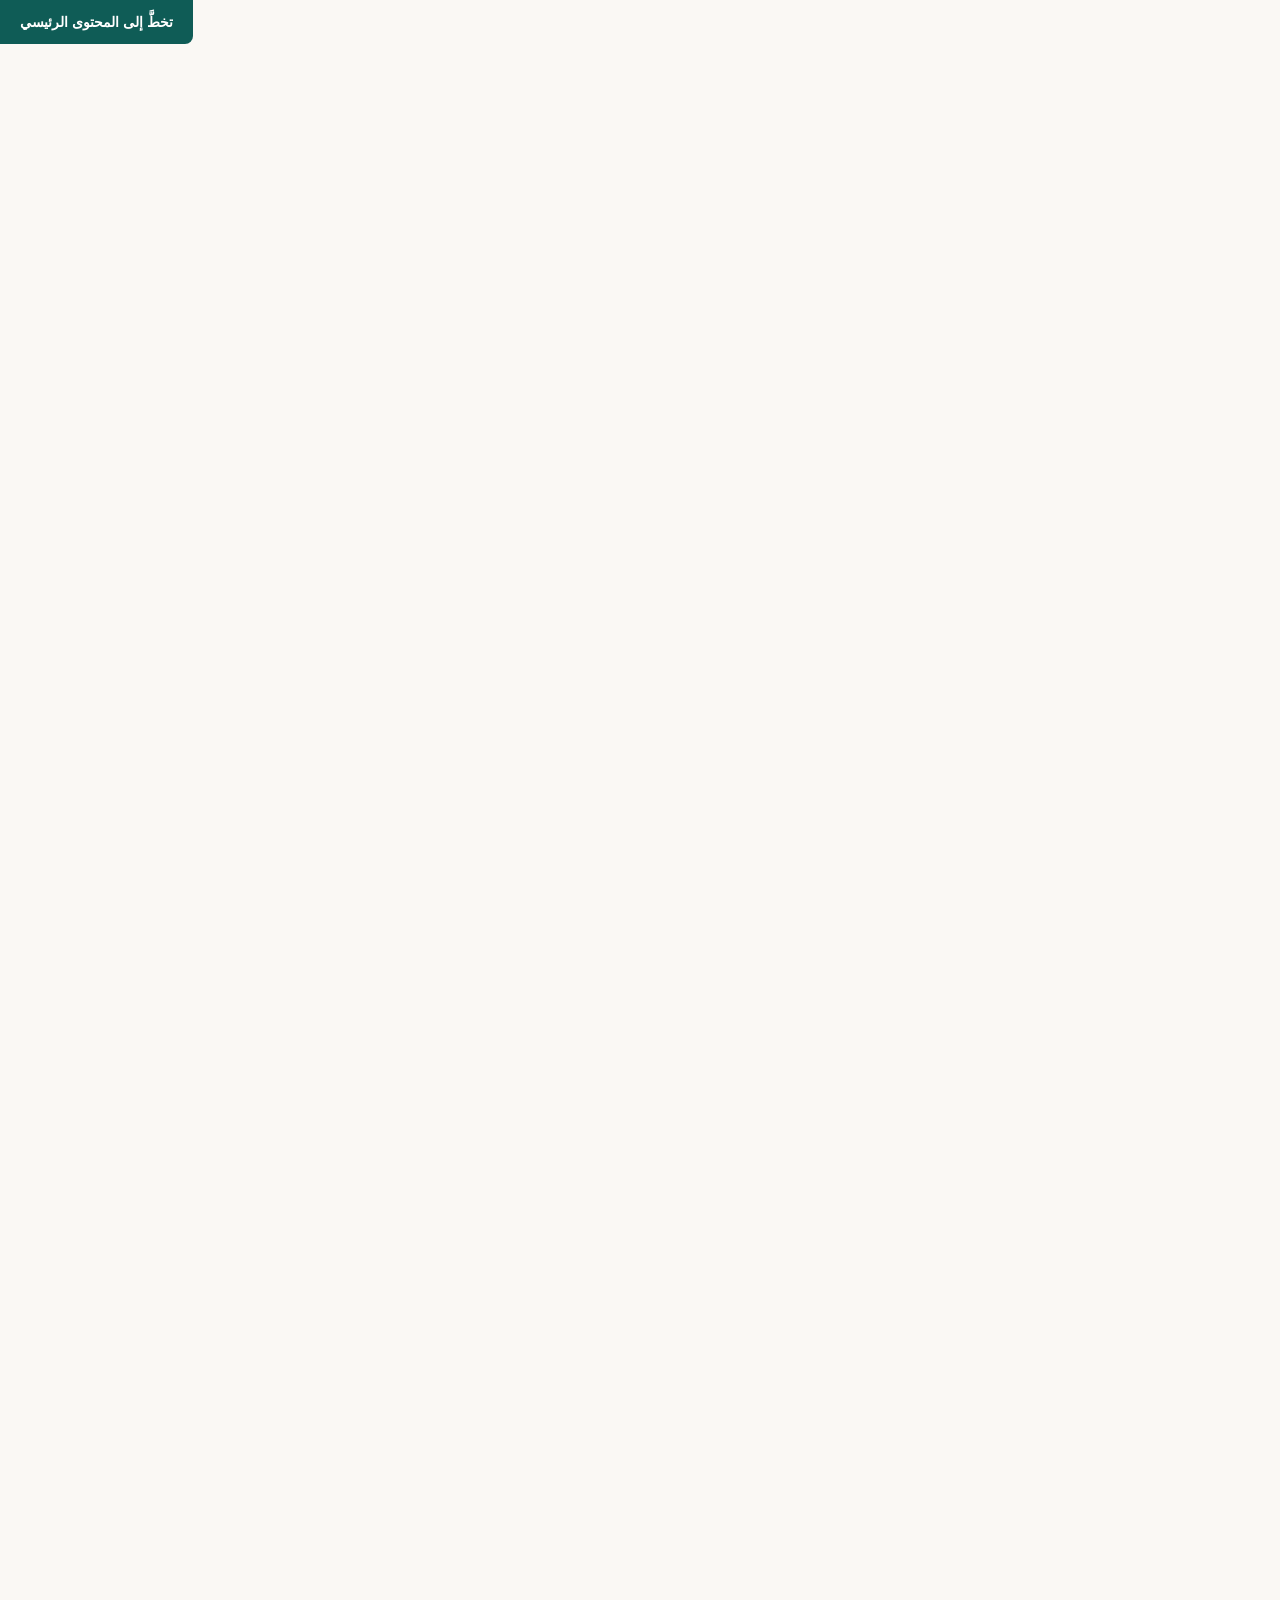
<file: our_work/index.html>
<!DOCTYPE html>
<html lang="ar" dir="rtl">
<head>
<meta charset="UTF-8" />
<meta name="viewport" content="width=device-width, initial-scale=1.0" />
<title>مركز نبض الحياة الطبي — رعاية تُبنى حول حياتك</title>
<meta name="description" content="مركز نبض الحياة الطبي يقدّم رعاية أولية بمواعيد في نفس اليوم، واستشارات لأخصائيين، ودعمًا للحالات الطارئة، بأسلوب يضع المريض أولًا." />

<style>
/*! tailwindcss v3.4.5 | MIT License | https://tailwindcss.com*/*,:after,:before{box-sizing:border-box;border:0 solid #e5e7eb}:after,:before{--tw-content:""}:host,html{line-height:1.5;-webkit-text-size-adjust:100%;-moz-tab-size:4;-o-tab-size:4;tab-size:4;font-family:ui-sans-serif,system-ui,sans-serif,Apple Color Emoji,Segoe UI Emoji,Segoe UI Symbol,Noto Color Emoji;font-feature-settings:normal;font-variation-settings:normal;-webkit-tap-highlight-color:transparent}body{margin:0;line-height:inherit}hr{height:0;color:inherit;border-top-width:1px}abbr:where([title]){-webkit-text-decoration:underline dotted;text-decoration:underline dotted}h1,h2,h3,h4,h5,h6{font-size:inherit;font-weight:inherit}a{color:inherit;text-decoration:inherit}b,strong{font-weight:bolder}code,kbd,pre,samp{font-family:ui-monospace,SFMono-Regular,Menlo,Monaco,Consolas,Liberation Mono,Courier New,monospace;font-feature-settings:normal;font-variation-settings:normal;font-size:1em}small{font-size:80%}sub,sup{font-size:75%;line-height:0;position:relative;vertical-align:initial}sub{bottom:-.25em}sup{top:-.5em}table{text-indent:0;border-color:inherit;border-collapse:collapse}button,input,optgroup,select,textarea{font-family:inherit;font-feature-settings:inherit;font-variation-settings:inherit;font-size:100%;font-weight:inherit;line-height:inherit;letter-spacing:inherit;color:inherit;margin:0;padding:0}button,select{text-transform:none}button,input:where([type=button]),input:where([type=reset]),input:where([type=submit]){-webkit-appearance:button;background-color:initial;background-image:none}:-moz-focusring{outline:auto}:-moz-ui-invalid{box-shadow:none}progress{vertical-align:initial}::-webkit-inner-spin-button,::-webkit-outer-spin-button{height:auto}[type=search]{-webkit-appearance:textfield;outline-offset:-2px}::-webkit-search-decoration{-webkit-appearance:none}::-webkit-file-upload-button{-webkit-appearance:button;font:inherit}summary{display:list-item}blockquote,dd,dl,figure,h1,h2,h3,h4,h5,h6,hr,p,pre{margin:0}fieldset{margin:0}fieldset,legend{padding:0}menu,ol,ul{list-style:none;margin:0;padding:0}dialog{padding:0}textarea{resize:vertical}input::-moz-placeholder,textarea::-moz-placeholder{opacity:1;color:#9ca3af}input::placeholder,textarea::placeholder{opacity:1;color:#9ca3af}[role=button],button{cursor:pointer}:disabled{cursor:default}audio,canvas,embed,iframe,img,object,svg,video{display:block;vertical-align:middle}img,video{max-width:100%;height:auto}[hidden]{display:none}*,::backdrop,:after,:before{--tw-border-spacing-x:0;--tw-border-spacing-y:0;--tw-translate-x:0;--tw-translate-y:0;--tw-rotate:0;--tw-skew-x:0;--tw-skew-y:0;--tw-scale-x:1;--tw-scale-y:1;--tw-pan-x: ;--tw-pan-y: ;--tw-pinch-zoom: ;--tw-scroll-snap-strictness:proximity;--tw-gradient-from-position: ;--tw-gradient-via-position: ;--tw-gradient-to-position: ;--tw-ordinal: ;--tw-slashed-zero: ;--tw-numeric-figure: ;--tw-numeric-spacing: ;--tw-numeric-fraction: ;--tw-ring-inset: ;--tw-ring-offset-width:0px;--tw-ring-offset-color:#fff;--tw-ring-color:#3b82f680;--tw-ring-offset-shadow:0 0 #0000;--tw-ring-shadow:0 0 #0000;--tw-shadow:0 0 #0000;--tw-shadow-colored:0 0 #0000;--tw-blur: ;--tw-brightness: ;--tw-contrast: ;--tw-grayscale: ;--tw-hue-rotate: ;--tw-invert: ;--tw-saturate: ;--tw-sepia: ;--tw-drop-shadow: ;--tw-backdrop-blur: ;--tw-backdrop-brightness: ;--tw-backdrop-contrast: ;--tw-backdrop-grayscale: ;--tw-backdrop-hue-rotate: ;--tw-backdrop-invert: ;--tw-backdrop-opacity: ;--tw-backdrop-saturate: ;--tw-backdrop-sepia: ;--tw-contain-size: ;--tw-contain-layout: ;--tw-contain-paint: ;--tw-contain-style: }.sr-only{position:absolute;width:1px;height:1px;padding:0;margin:-1px;overflow:hidden;clip:rect(0,0,0,0);white-space:nowrap;border-width:0}.fixed{position:fixed}.absolute{position:absolute}.relative{position:relative}.inset-0{inset:0}.inset-x-0{left:0;right:0}.-right-24{right:-6rem}.-top-24{top:-6rem}.bottom-2{bottom:.5rem}.left-4{left:1rem}.left-\[-1\.25rem\]{left:-1.25rem}.right-2{right:.5rem}.right-\[-1\.25rem\]{right:-1.25rem}.top-0{top:0}.top-1\/2{top:50%}.z-10{z-index:10}.z-50{z-index:50}.mx-auto{margin-left:auto;margin-right:auto}.-mt-24{margin-top:-6rem}.mb-1{margin-bottom:.25rem}.mb-2{margin-bottom:.5rem}.mb-3{margin-bottom:.75rem}.mb-4{margin-bottom:1rem}.mb-5{margin-bottom:1.25rem}.mt-1{margin-top:.25rem}.mt-12{margin-top:3rem}.mt-14{margin-top:3.5rem}.mt-3{margin-top:.75rem}.mt-4{margin-top:1rem}.mt-5{margin-top:1.25rem}.mt-6{margin-top:1.5rem}.mt-7{margin-top:1.75rem}.mt-8{margin-top:2rem}.mt-9{margin-top:2.25rem}.block{display:block}.inline-block{display:inline-block}.flex{display:flex}.inline-flex{display:inline-flex}.grid{display:grid}.hidden{display:none}.aspect-\[4\/3\]{aspect-ratio:4/3}.aspect-\[4\/5\]{aspect-ratio:4/5}.h-10{height:2.5rem}.h-11{height:2.75rem}.h-12{height:3rem}.h-2\.5{height:.625rem}.h-4{height:1rem}.h-5{height:1.25rem}.h-6{height:1.5rem}.h-8{height:2rem}.h-9{height:2.25rem}.h-96{height:24rem}.h-full{height:100%}.w-10{width:2.5rem}.w-11{width:2.75rem}.w-12{width:3rem}.w-2\.5{width:.625rem}.w-4{width:1rem}.w-5{width:1.25rem}.w-6{width:1.5rem}.w-8{width:2rem}.w-9{width:2.25rem}.w-96{width:24rem}.w-full{width:100%}.min-w-full{min-width:100%}.max-w-2xl{max-width:42rem}.max-w-3xl{max-width:48rem}.max-w-4xl{max-width:56rem}.max-w-5xl{max-width:64rem}.max-w-7xl{max-width:80rem}.max-w-\[220px\]{max-width:220px}.max-w-lg{max-width:32rem}.max-w-xl{max-width:36rem}.-translate-y-1\/2{--tw-translate-y:-50%}.-translate-y-1\/2,.transform{transform:translate(var(--tw-translate-x),var(--tw-translate-y)) rotate(var(--tw-rotate)) skewX(var(--tw-skew-x)) skewY(var(--tw-skew-y)) scaleX(var(--tw-scale-x)) scaleY(var(--tw-scale-y))}.flex-col{flex-direction:column}.flex-wrap{flex-wrap:wrap}.items-center{align-items:center}.justify-center{justify-content:center}.justify-between{justify-content:space-between}.gap-1{gap:.25rem}.gap-10{gap:2.5rem}.gap-2{gap:.5rem}.gap-3{gap:.75rem}.gap-4{gap:1rem}.gap-5{gap:1.25rem}.gap-6{gap:1.5rem}.gap-8{gap:2rem}.gap-x-6{-moz-column-gap:1.5rem;column-gap:1.5rem}.gap-y-2{row-gap:.5rem}.space-y-1\.5>:not([hidden])~:not([hidden]){--tw-space-y-reverse:0;margin-top:calc(.375rem*(1 - var(--tw-space-y-reverse)));margin-bottom:calc(.375rem*var(--tw-space-y-reverse))}.space-y-3>:not([hidden])~:not([hidden]){--tw-space-y-reverse:0;margin-top:calc(.75rem*(1 - var(--tw-space-y-reverse)));margin-bottom:calc(.75rem*var(--tw-space-y-reverse))}.overflow-hidden{overflow:hidden}.whitespace-nowrap{white-space:nowrap}.rounded-2xl{border-radius:1rem}.rounded-3xl{border-radius:1.5rem}.rounded-full{border-radius:9999px}.rounded-lg{border-radius:.5rem}.rounded-xl{border-radius:.75rem}.border{border-width:1px}.border-t{border-top-width:1px}.border-ink\/10{border-color:#20262a1a}.border-teal-soft{--tw-border-opacity:1;border-color:rgb(231 242 240/var(--tw-border-opacity))}.border-white\/10{border-color:#ffffff1a}.border-white\/15{border-color:#ffffff26}.border-white\/40{border-color:#fff6}.bg-\[\#0B3B37\]{--tw-bg-opacity:1;background-color:rgb(11 59 55/var(--tw-bg-opacity))}.bg-coral{--tw-bg-opacity:1;background-color:rgb(232 120 95/var(--tw-bg-opacity))}.bg-coral-soft{--tw-bg-opacity:1;background-color:rgb(251 234 229/var(--tw-bg-opacity))}.bg-paper{--tw-bg-opacity:1;background-color:rgb(250 248 244/var(--tw-bg-opacity))}.bg-sage\/30{background-color:#a8c8b84d}.bg-teal{--tw-bg-opacity:1;background-color:rgb(20 116 108/var(--tw-bg-opacity))}.bg-teal-deep{--tw-bg-opacity:1;background-color:rgb(15 92 86/var(--tw-bg-opacity))}.bg-teal-soft{--tw-bg-opacity:1;background-color:rgb(231 242 240/var(--tw-bg-opacity))}.bg-teal-soft\/60{background-color:#e7f2f099}.bg-teal\/25{background-color:#14746c40}.bg-white{--tw-bg-opacity:1;background-color:rgb(255 255 255/var(--tw-bg-opacity))}.bg-white\/10{background-color:#ffffff1a}.bg-white\/15{background-color:#ffffff26}.bg-white\/5{background-color:#ffffff0d}.p-1{padding:.25rem}.p-1\.5{padding:.375rem}.p-5{padding:1.25rem}.p-6{padding:1.5rem}.p-7{padding:1.75rem}.p-9{padding:2.25rem}.px-2{padding-left:.5rem;padding-right:.5rem}.px-5{padding-left:1.25rem;padding-right:1.25rem}.px-6{padding-left:1.5rem;padding-right:1.5rem}.px-7{padding-left:1.75rem;padding-right:1.75rem}.px-8{padding-left:2rem;padding-right:2rem}.py-14{padding-top:3.5rem;padding-bottom:3.5rem}.py-2\.5{padding-top:.625rem;padding-bottom:.625rem}.py-20{padding-top:5rem;padding-bottom:5rem}.py-24{padding-top:6rem;padding-bottom:6rem}.py-3\.5{padding-top:.875rem;padding-bottom:.875rem}.py-4{padding-top:1rem;padding-bottom:1rem}.pb-24{padding-bottom:6rem}.pb-40{padding-bottom:10rem}.pb-8{padding-bottom:2rem}.pl-11{padding-left:2.75rem}.pr-4{padding-right:1rem}.pt-16{padding-top:4rem}.pt-28{padding-top:7rem}.pt-32{padding-top:8rem}.pt-5{padding-top:1.25rem}.pt-6{padding-top:1.5rem}.text-center{text-align:center}.font-body{font-family:-apple-system,BlinkMacSystemFont,Segoe UI,Roboto,Helvetica Neue,Arial,sans-serif}.font-display{font-family:Iowan Old Style,Palatino Linotype,Palatino,Georgia,serif}.text-3xl{font-size:1.875rem;line-height:2.25rem}.text-4xl{font-size:2.25rem;line-height:2.5rem}.text-\[10px\]{font-size:10px}.text-lg{font-size:1.125rem;line-height:1.75rem}.text-sm{font-size:.875rem;line-height:1.25rem}.text-xl{font-size:1.25rem;line-height:1.75rem}.text-xs{font-size:.75rem;line-height:1rem}.font-bold{font-weight:700}.font-medium{font-weight:500}.font-semibold{font-weight:600}.uppercase{text-transform:uppercase}.italic{font-style:italic}.leading-\[1\.08\]{line-height:1.08}.leading-relaxed{line-height:1.625}.leading-snug{line-height:1.375}.tracking-\[0\.2em\]{letter-spacing:.2em}.tracking-wide{letter-spacing:.025em}.text-coral{--tw-text-opacity:1;color:rgb(232 120 95/var(--tw-text-opacity))}.text-coral-dark{--tw-text-opacity:1;color:rgb(210 99 75/var(--tw-text-opacity))}.text-ink{--tw-text-opacity:1;color:rgb(32 38 42/var(--tw-text-opacity))}.text-ink\/35{color:#20262a59}.text-ink\/50{color:#20262a80}.text-ink\/60{color:#20262a99}.text-sage{--tw-text-opacity:1;color:rgb(168 200 184/var(--tw-text-opacity))}.text-teal{--tw-text-opacity:1;color:rgb(20 116 108/var(--tw-text-opacity))}.text-teal-deep{--tw-text-opacity:1;color:rgb(15 92 86/var(--tw-text-opacity))}.text-white{--tw-text-opacity:1;color:rgb(255 255 255/var(--tw-text-opacity))}.text-white\/40{color:#fff6}.text-white\/45{color:#ffffff73}.text-white\/50{color:#ffffff80}.text-white\/60{color:#fff9}.text-white\/80{color:#fffc}.text-white\/85{color:#ffffffd9}.text-white\/90{color:#ffffffe6}.antialiased{-webkit-font-smoothing:antialiased;-moz-osx-font-smoothing:grayscale}.opacity-20{opacity:.2}.shadow-card{--tw-shadow:0 1px 2px #20262a0a,0 8px 24px -8px #0f5c562e;--tw-shadow-colored:0 1px 2px var(--tw-shadow-color),0 8px 24px -8px var(--tw-shadow-color)}.shadow-card,.shadow-lift{box-shadow:var(--tw-ring-offset-shadow,0 0 #0000),var(--tw-ring-shadow,0 0 #0000),var(--tw-shadow)}.shadow-lift{--tw-shadow:0 20px 45px -15px #0f5c5659;--tw-shadow-colored:0 20px 45px -15px var(--tw-shadow-color)}.transition-colors{transition-property:color,background-color,border-color,text-decoration-color,fill,stroke;transition-timing-function:cubic-bezier(.4,0,.2,1);transition-duration:.15s}.transition-shadow{transition-property:box-shadow;transition-timing-function:cubic-bezier(.4,0,.2,1);transition-duration:.15s}@media (prefers-reduced-motion:reduce){*{animation-duration:.001ms!important;animation-iteration-count:1!important;transition-duration:.001ms!important;scroll-behavior:auto!important}}html{scroll-behavior:smooth}body{font-family:-apple-system,BlinkMacSystemFont,Segoe UI,Roboto,Helvetica Neue,Arial,sans-serif;background:#faf8f4;color:#20262a}.font-display,h1,h2,h3{font-family:Iowan Old Style,Palatino Linotype,Palatino,Georgia,serif}a:focus-visible,button:focus-visible,input:focus-visible,textarea:focus-visible{outline:2px solid #e8785f;outline-offset:3px;border-radius:4px}.skip-link{position:absolute;left:-9999px;top:0;background:#0f5c56;color:#fff;padding:.75rem 1.25rem;z-index:100;border-radius:0 0 8px 0}.skip-link:focus{left:0}#navbar{transition:background-color .25s ease,box-shadow .25s ease,-webkit-backdrop-filter .25s ease;transition:background-color .25s ease,box-shadow .25s ease,backdrop-filter .25s ease;transition:background-color .25s ease,box-shadow .25s ease,backdrop-filter .25s ease,-webkit-backdrop-filter .25s ease}#navbar.scrolled{background-color:#faf8f4eb;-webkit-backdrop-filter:blur(8px);backdrop-filter:blur(8px);box-shadow:0 1px 0 #0f5c5614}.hero-bg{background:radial-gradient(120% 90% at 85% 10%,#e8785f59 0,#e8785f00 55%),radial-gradient(90% 70% at 10% 90%,#a8c8b88c 0,#a8c8b800 60%),linear-gradient(160deg,#0f5c56,#14746c 45%,#1c8a80)}.quick-care-card{box-shadow:0 24px 60px -20px #0f5c5673}.reveal{opacity:0;transform:translateY(14px);transition:opacity .7s ease,transform .7s ease}.reveal.in-view{opacity:1;transform:translateY(0)}#carouselTrack{transition:transform .5s cubic-bezier(.65,0,.35,1)}.avatar-ring{background:conic-gradient(from 180deg,#14746c,#a8c8b8,#e8785f,#14746c)}.placeholder\:text-ink\/40::-moz-placeholder{color:#20262a66}.placeholder\:text-ink\/40::placeholder{color:#20262a66}.hover\:bg-coral-dark:hover{--tw-bg-opacity:1;background-color:rgb(210 99 75/var(--tw-bg-opacity))}.hover\:bg-teal-deep:hover{--tw-bg-opacity:1;background-color:rgb(15 92 86/var(--tw-bg-opacity))}.hover\:bg-teal-soft:hover{--tw-bg-opacity:1;background-color:rgb(231 242 240/var(--tw-bg-opacity))}.hover\:bg-white\/10:hover{background-color:#ffffff1a}.hover\:bg-white\/20:hover{background-color:#fff3}.hover\:text-coral:hover{--tw-text-opacity:1;color:rgb(232 120 95/var(--tw-text-opacity))}.hover\:text-teal:hover{--tw-text-opacity:1;color:rgb(20 116 108/var(--tw-text-opacity))}.hover\:text-teal-deep:hover{--tw-text-opacity:1;color:rgb(15 92 86/var(--tw-text-opacity))}.hover\:text-white:hover{--tw-text-opacity:1;color:rgb(255 255 255/var(--tw-text-opacity))}.hover\:text-white\/80:hover{color:#fffc}.hover\:shadow-lift:hover{--tw-shadow:0 20px 45px -15px #0f5c5659;--tw-shadow-colored:0 20px 45px -15px var(--tw-shadow-color);box-shadow:var(--tw-ring-offset-shadow,0 0 #0000),var(--tw-ring-shadow,0 0 #0000),var(--tw-shadow)}.focus\:border-teal:focus{--tw-border-opacity:1;border-color:rgb(20 116 108/var(--tw-border-opacity))}.focus\:ring-0:focus{--tw-ring-offset-shadow:var(--tw-ring-inset) 0 0 0 var(--tw-ring-offset-width) var(--tw-ring-offset-color);--tw-ring-shadow:var(--tw-ring-inset) 0 0 0 calc(var(--tw-ring-offset-width)) var(--tw-ring-color);box-shadow:var(--tw-ring-offset-shadow),var(--tw-ring-shadow),var(--tw-shadow,0 0 #0000)}.active\:bg-coral-dark:active{--tw-bg-opacity:1;background-color:rgb(210 99 75/var(--tw-bg-opacity))}@media (min-width:640px){.sm\:block{display:block}.sm\:flex{display:flex}.sm\:grid-cols-2{grid-template-columns:repeat(2,minmax(0,1fr))}.sm\:grid-cols-\[1fr_auto\]{grid-template-columns:1fr auto}.sm\:flex-row{flex-direction:row}.sm\:p-12{padding:3rem}.sm\:p-8{padding:2rem}.sm\:px-8{padding-left:2rem;padding-right:2rem}.sm\:py-16{padding-top:4rem;padding-bottom:4rem}.sm\:text-2xl{font-size:1.5rem;line-height:2rem}.sm\:text-4xl{font-size:2.25rem;line-height:2.5rem}.sm\:text-5xl{font-size:3rem;line-height:1}}@media (min-width:768px){.md\:-mt-28{margin-top:-7rem}.md\:flex{display:flex}.md\:hidden{display:none}.md\:pb-56{padding-bottom:14rem}.md\:pt-44{padding-top:11rem}}@media (min-width:1024px){.lg\:inline-block{display:inline-block}.lg\:grid-cols-3{grid-template-columns:repeat(3,minmax(0,1fr))}.lg\:grid-cols-4{grid-template-columns:repeat(4,minmax(0,1fr))}.lg\:text-6xl{font-size:3.75rem;line-height:1}}
/* تحسينات بسيطة لدعم الاتجاه من اليمين إلى اليسار */
body{font-family:'Tahoma','Segoe UI',-apple-system,BlinkMacSystemFont,Arial,sans-serif}
.font-display{font-family:'Segoe UI','Tahoma',Georgia,serif}
</style>
</head>

<body class="antialiased">
<a href="#main" class="skip-link font-body text-sm font-semibold">تخطَّ إلى المحتوى الرئيسي</a>

<!-- ============================= شريط التنقل ============================= -->
<header id="navbar" class="fixed top-0 inset-x-0 z-50">
  <nav class="max-w-7xl mx-auto px-5 sm:px-8 py-4 flex items-center justify-between" aria-label="التنقل الرئيسي">
    <!-- الشعار -->
    <a href="#main" class="flex items-center gap-2 font-display text-xl font-semibold text-white" id="logoLink">
      <span class="inline-flex h-9 w-9 items-center justify-center rounded-full bg-coral text-white text-sm font-body font-bold">ن</span>
      <span>نبض الحياة</span>
    </a>

    <!-- روابط سطح المكتب -->
    <ul class="hidden md:flex items-center gap-8 font-body text-sm font-medium text-white" id="navLinks">
      <li><a href="#services" class="hover:text-coral transition-colors">الخدمات</a></li>
      <li><a href="#doctors" class="hover:text-coral transition-colors">أطباؤنا</a></li>
      <li><a href="#testimonials" class="hover:text-coral transition-colors">آراء المرضى</a></li>
      <li><a href="#footer" class="hover:text-coral transition-colors">تواصل معنا</a></li>
    </ul>

    <div class="flex items-center gap-3">
      <a href="tel:+96265551234" class="hidden lg:inline-block font-body text-sm font-semibold text-white/90 hover:text-white transition-colors" id="navPhone" dir="ltr">+962&nbsp;6&nbsp;555&nbsp;1234</a>
      <a href="#book" class="rounded-full bg-coral hover:bg-coral-dark active:bg-coral-dark transition-colors text-white font-body text-sm font-semibold px-5 py-2.5 shadow-card">
        احجز موعدًا
      </a>
      <!-- زر قائمة الجوال -->
      <button id="menuBtn" aria-expanded="false" aria-controls="mobileMenu" aria-label="فتح القائمة" class="md:hidden inline-flex h-10 w-10 items-center justify-center rounded-full bg-white/15 text-white">
        <svg id="menuIconOpen" xmlns="http://www.w3.org/2000/svg" class="h-5 w-5" viewBox="0 0 24 24" fill="none" stroke="currentColor" stroke-width="2" stroke-linecap="round"><line x1="3" y1="6" x2="21" y2="6"/><line x1="3" y1="12" x2="21" y2="12"/><line x1="3" y1="18" x2="21" y2="18"/></svg>
      </button>
    </div>
  </nav>

  <!-- قائمة الجوال -->
  <div id="mobileMenu" class="md:hidden hidden bg-paper border-t border-teal-soft">
    <ul class="flex flex-col px-5 py-4 gap-1 font-body text-ink">
      <li><a href="#services" class="block py-2.5 font-medium hover:text-teal">الخدمات</a></li>
      <li><a href="#doctors" class="block py-2.5 font-medium hover:text-teal">أطباؤنا</a></li>
      <li><a href="#testimonials" class="block py-2.5 font-medium hover:text-teal">آراء المرضى</a></li>
      <li><a href="#footer" class="block py-2.5 font-medium hover:text-teal">تواصل معنا</a></li>
      <li><a href="tel:+96265551234" class="block py-2.5 font-medium hover:text-teal" dir="ltr">اتصل: 1234 555 6 962+</a></li>
    </ul>
  </div>
</header>

<main id="main">

  <!-- ============================= القسم الرئيسي (Hero) ============================= -->
  <section class="hero-bg relative pt-32 pb-40 md:pt-44 md:pb-56 px-5 sm:px-8 overflow-hidden">
    <!-- زخارف خطية تعوّض عن الصور -->
    <svg class="absolute -right-24 -top-24 h-96 w-96 opacity-20" viewBox="0 0 200 200" fill="none" aria-hidden="true">
      <circle cx="100" cy="100" r="99" stroke="white" stroke-width="1"/>
      <circle cx="100" cy="100" r="70" stroke="white" stroke-width="1"/>
    </svg>

    <div class="max-w-7xl mx-auto relative">
      <div class="max-w-2xl">
        <p class="font-body text-xs font-semibold uppercase tracking-[0.2em] text-sage mb-5">نستقبل مرضى جددًا · مواعيد في نفس اليوم</p>
        <h1 class="font-display text-4xl sm:text-5xl lg:text-6xl leading-[1.08] text-white font-semibold">
          رعاية أسرية تصغي أولًا، وتُعالج بثقة
        </h1>
        <p class="font-body text-lg text-white/85 mt-6 max-w-xl leading-relaxed">
          من أول حرارة تصيب طفلك إلى متابعة حالة مزمنة، يجمع مركز نبض الحياة بين مواعيد هادئة وشخصية ودقّة طبية تليق بمستشفى متكامل — دون انتظار طويل، أو تعقيدات أوراق، أو تبدّل مستمر في الأطباء.
        </p>
        <div class="flex flex-wrap gap-4 mt-9">
          <a href="#book" class="rounded-full bg-coral hover:bg-coral-dark transition-colors text-white font-body font-semibold px-7 py-3.5 shadow-lift">
            احجز موعدًا
          </a>
          <a href="#doctors" class="rounded-full border border-white/40 hover:bg-white/10 transition-colors text-white font-body font-semibold px-7 py-3.5">
            تعرّف على أطبائنا
          </a>
        </div>
      </div>
    </div>
  </section>

  <!-- عنصر مميز: بطاقة رعاية سريعة عائمة تربط بين الرئيسي والخدمات -->
  <div class="px-5 sm:px-8 -mt-24 md:-mt-28 relative z-10">
    <div class="max-w-5xl mx-auto bg-white rounded-3xl quick-care-card p-6 sm:p-8">
      <h2 class="font-display text-xl font-semibold text-ink mb-1">اعثر على الرعاية المناسبة، الآن</h2>
      <p class="font-body text-sm text-ink/60 mb-5">ابحث عن عرض أو خدمة، أو انتقل مباشرة للحجز — سيتواصل معك أحد منسقي الرعاية خلال ساعة عمل واحدة لتأكيد طلبك.</p>
      <form class="grid sm:grid-cols-[1fr_auto] gap-3" id="quickCareForm" aria-label="بحث سريع عن الرعاية">
        <label for="careSearch" class="sr-only">ابحث عن عرض، خدمة، أو اسم طبيب</label>
        <div class="relative">
          <svg class="absolute left-4 top-1/2 -translate-y-1/2 h-5 w-5 text-ink/35" viewBox="0 0 24 24" fill="none" stroke="currentColor" stroke-width="2" stroke-linecap="round"><circle cx="11" cy="11" r="7"/><line x1="21" y1="21" x2="16.65" y2="16.65"/></svg>
          <input id="careSearch" type="text" placeholder="مثال: «التهاب حلق»، «فحص دوري»، «د. رنا العامري»"
            class="w-full rounded-xl border border-ink/10 bg-paper pl-11 pr-4 py-3.5 font-body text-sm text-ink placeholder:text-ink/40 focus:border-teal focus:ring-0" />
        </div>
        <button type="submit" class="rounded-xl bg-teal hover:bg-teal-deep transition-colors text-white font-body font-semibold px-6 py-3.5 whitespace-nowrap">
          ابحث عن رعاية
        </button>
      </form>
      <p id="quickCareResult" class="font-body text-sm text-teal-deep mt-3" aria-live="polite"></p>
      <div class="flex flex-wrap gap-x-6 gap-y-2 mt-5 pt-5 border-t border-ink/10 font-body text-xs text-ink/50">
        <span>أكثر من 15,000 مريض تمت رعايتهم</span>
        <span>·</span>
        <span>نقبل معظم شركات التأمين</span>
        <span>·</span>
        <span>أطباء معتمدون من الهيئات الطبية</span>
      </div>
    </div>
  </div>

  <!-- ============================= الخدمات ============================= -->
  <section id="services" class="px-5 sm:px-8 pt-28 pb-24">
    <div class="max-w-7xl mx-auto">
      <div class="max-w-2xl mx-auto text-center reveal">
        <p class="font-body text-xs font-semibold uppercase tracking-[0.2em] text-coral mb-3">ما الذي نعالجه</p>
        <h2 class="font-display text-3xl sm:text-4xl font-semibold text-ink">مركز واحد، لكل مراحل الرعاية</h2>
        <p class="font-body text-ink/60 mt-4 leading-relaxed">مهما كان سبب زيارتك — فحص دوري، عرض يثير القلق، أو حالة طارئة — فريقنا جاهز لاستقبالك دون تعقيد.</p>
      </div>

      <div class="grid sm:grid-cols-2 lg:grid-cols-3 gap-6 mt-14">

        <!-- بطاقة خدمة 1 -->
        <article class="group bg-white rounded-2xl p-7 shadow-card hover:shadow-lift transition-shadow border border-teal-soft">
          <div class="h-12 w-12 rounded-xl bg-teal-soft flex items-center justify-center text-teal-deep mb-5">
            <svg class="h-6 w-6" viewBox="0 0 24 24" fill="none" stroke="currentColor" stroke-width="1.75" stroke-linecap="round" stroke-linejoin="round" aria-hidden="true">
              <path d="M12 21c-4.97-3.14-9-6.94-9-11.2C3 6.6 5.4 4 8.5 4c1.7 0 3 .8 3.5 2 .5-1.2 1.8-2 3.5-2C18.6 4 21 6.6 21 9.8 21 14.06 16.97 17.86 12 21Z"/>
              <path d="M8 12h2l1-2 2 4 1-2h2" />
            </svg>
          </div>
          <h3 class="font-display text-lg font-semibold text-ink mb-2">الفحص الدوري العام</h3>
          <p class="font-body text-sm text-ink/60 leading-relaxed">فحوصات سنوية، تحاليل دم، وفحوصات وقائية تكتشف المشكلات مبكرًا — قبل أن تتحول إلى حالات طارئة.</p>
        </article>

        <!-- بطاقة خدمة 2 -->
        <article class="group bg-white rounded-2xl p-7 shadow-card hover:shadow-lift transition-shadow border border-teal-soft">
          <div class="h-12 w-12 rounded-xl bg-coral-soft flex items-center justify-center text-coral-dark mb-5">
            <svg class="h-6 w-6" viewBox="0 0 24 24" fill="none" stroke="currentColor" stroke-width="1.75" stroke-linecap="round" stroke-linejoin="round" aria-hidden="true">
              <circle cx="12" cy="8" r="4"/>
              <path d="M4 21c1-3.5 4-6 8-6s7 2.5 8 6"/>
              <path d="M17 5.5c1 .4 1.5 1.4 1.5 2.5s-.5 2.1-1.5 2.5"/>
            </svg>
          </div>
          <h3 class="font-display text-lg font-semibold text-ink mb-2">استشارات الأخصائيين</h3>
          <p class="font-body text-sm text-ink/60 leading-relaxed">وصول مباشر لأخصائيي القلب، الجلدية، وصحة المرأة — بتحويل وتنسيق كامل داخل المركز.</p>
        </article>

        <!-- بطاقة خدمة 3 -->
        <article class="group bg-white rounded-2xl p-7 shadow-card hover:shadow-lift transition-shadow border border-teal-soft">
          <div class="h-12 w-12 rounded-xl bg-sage/30 flex items-center justify-center text-teal-deep mb-5">
            <svg class="h-6 w-6" viewBox="0 0 24 24" fill="none" stroke="currentColor" stroke-width="1.75" stroke-linecap="round" stroke-linejoin="round" aria-hidden="true">
              <path d="M13 2 3 14h7l-1 8 10-12h-7l1-8Z"/>
            </svg>
          </div>
          <h3 class="font-display text-lg font-semibold text-ink mb-2">الحالات الطارئة</h3>
          <p class="font-body text-sm text-ink/60 leading-relaxed">حالات عاجلة غير مهدِّدة للحياة تُستقبل في نفس اليوم — مع طبيب يعرف تاريخك الطبي مسبقًا.</p>
        </article>

        <!-- بطاقة خدمة 4 -->
        <article class="group bg-white rounded-2xl p-7 shadow-card hover:shadow-lift transition-shadow border border-teal-soft">
          <div class="h-12 w-12 rounded-xl bg-teal-soft flex items-center justify-center text-teal-deep mb-5">
            <svg class="h-6 w-6" viewBox="0 0 24 24" fill="none" stroke="currentColor" stroke-width="1.75" stroke-linecap="round" stroke-linejoin="round" aria-hidden="true">
              <path d="M9 6a3 3 0 1 1 6 0c0 2-3 3-3 6"/>
              <path d="M12 17v.01"/>
              <circle cx="12" cy="12" r="9"/>
            </svg>
          </div>
          <h3 class="font-display text-lg font-semibold text-ink mb-2">طب الأطفال</h3>
          <p class="font-body text-sm text-ink/60 leading-relaxed">زيارات لطيفة لصغارك، من زيارات المولود الجديد إلى فحوصات المراهقين — بلا استعجال.</p>
        </article>

        <!-- بطاقة خدمة 5 -->
        <article class="group bg-white rounded-2xl p-7 shadow-card hover:shadow-lift transition-shadow border border-teal-soft">
          <div class="h-12 w-12 rounded-xl bg-coral-soft flex items-center justify-center text-coral-dark mb-5">
            <svg class="h-6 w-6" viewBox="0 0 24 24" fill="none" stroke="currentColor" stroke-width="1.75" stroke-linecap="round" stroke-linejoin="round" aria-hidden="true">
              <rect x="4" y="4" width="16" height="16" rx="3"/>
              <path d="M8 2v4M16 2v4M4 10h16"/>
            </svg>
          </div>
          <h3 class="font-display text-lg font-semibold text-ink mb-2">إدارة الأمراض المزمنة</h3>
          <p class="font-body text-sm text-ink/60 leading-relaxed">متابعة مستمرة لمرضى السكري وضغط الدم وغيرها — لتشعر بالسيطرة، لا بالإرهاق.</p>
        </article>

        <!-- بطاقة خدمة 6 -->
        <article class="group bg-white rounded-2xl p-7 shadow-card hover:shadow-lift transition-shadow border border-teal-soft">
          <div class="h-12 w-12 rounded-xl bg-sage/30 flex items-center justify-center text-teal-deep mb-5">
            <svg class="h-6 w-6" viewBox="0 0 24 24" fill="none" stroke="currentColor" stroke-width="1.75" stroke-linecap="round" stroke-linejoin="round" aria-hidden="true">
              <rect x="3" y="5" width="18" height="14" rx="2"/>
              <path d="M8 3v4M16 3v4M3 10h18"/>
              <path d="M12 14v3M10.5 15.5h3"/>
            </svg>
          </div>
          <h3 class="font-display text-lg font-semibold text-ink mb-2">الاستشارة عن بُعد</h3>
          <p class="font-body text-sm text-ink/60 leading-relaxed">تحدّث مع طبيبك من المنزل للمتابعات والوصفات الطبية، ولكل ما لا يحتاج لفحص حضوري.</p>
        </article>

      </div>
    </div>
  </section>

  <!-- ============================= الأطباء ============================= -->
  <section id="doctors" class="px-5 sm:px-8 py-24 bg-teal-soft/60">
    <div class="max-w-7xl mx-auto">
      <div class="max-w-2xl mx-auto text-center reveal">
        <p class="font-body text-xs font-semibold uppercase tracking-[0.2em] text-coral mb-3">فريق الرعاية</p>
        <h2 class="font-display text-3xl sm:text-4xl font-semibold text-ink">الأشخاص وراء رعايتك</h2>
        <p class="font-body text-ink/60 mt-4 leading-relaxed">أطباء معتمدون يرافقونك في كل زيارة — لا وجوه جديدة في كل مرة.</p>
      </div>

      <div class="grid sm:grid-cols-2 lg:grid-cols-4 gap-6 mt-14">

        <!-- طبيب 1 -->
        <article class="bg-white rounded-2xl overflow-hidden shadow-card text-center">
          <div class="p-1.5">
            <div class="avatar-ring rounded-xl aspect-[4/5] p-1">
              <div class="h-full w-full rounded-lg bg-teal-deep flex items-center justify-center">
                <span class="font-display text-4xl text-white/90">ر.ع</span>
              </div>
            </div>
          </div>
          <div class="p-5">
            <h3 class="font-display text-lg font-semibold text-ink">د. رنا العامري</h3>
            <p class="font-body text-xs font-semibold uppercase tracking-wide text-coral-dark mt-1">طب الأسرة</p>
            <a href="#" class="font-body text-sm text-teal hover:text-teal-deep mt-3 inline-block">عرض الملف ←</a>
          </div>
        </article>

        <!-- طبيب 2 -->
        <article class="bg-white rounded-2xl overflow-hidden shadow-card text-center">
          <div class="p-1.5">
            <div class="avatar-ring rounded-xl aspect-[4/5] p-1">
              <div class="h-full w-full rounded-lg bg-teal-deep flex items-center justify-center">
                <span class="font-display text-4xl text-white/90">ي.ح</span>
              </div>
            </div>
          </div>
          <div class="p-5">
            <h3 class="font-display text-lg font-semibold text-ink">د. يوسف حداد</h3>
            <p class="font-body text-xs font-semibold uppercase tracking-wide text-coral-dark mt-1">طب الأطفال</p>
            <a href="#" class="font-body text-sm text-teal hover:text-teal-deep mt-3 inline-block">عرض الملف ←</a>
          </div>
        </article>

        <!-- طبيب 3 -->
        <article class="bg-white rounded-2xl overflow-hidden shadow-card text-center">
          <div class="p-1.5">
            <div class="avatar-ring rounded-xl aspect-[4/5] p-1">
              <div class="h-full w-full rounded-lg bg-teal-deep flex items-center justify-center">
                <span class="font-display text-4xl text-white/90">س.ن</span>
              </div>
            </div>
          </div>
          <div class="p-5">
            <h3 class="font-display text-lg font-semibold text-ink">د. سارة النجار</h3>
            <p class="font-body text-xs font-semibold uppercase tracking-wide text-coral-dark mt-1">صحة المرأة</p>
            <a href="#" class="font-body text-sm text-teal hover:text-teal-deep mt-3 inline-block">عرض الملف ←</a>
          </div>
        </article>

        <!-- طبيب 4 -->
        <article class="bg-white rounded-2xl overflow-hidden shadow-card text-center">
          <div class="p-1.5">
            <div class="avatar-ring rounded-xl aspect-[4/5] p-1">
              <div class="h-full w-full rounded-lg bg-teal-deep flex items-center justify-center">
                <span class="font-display text-4xl text-white/90">م.خ</span>
              </div>
            </div>
          </div>
          <div class="p-5">
            <h3 class="font-display text-lg font-semibold text-ink">د. مروان الخطيب</h3>
            <p class="font-body text-xs font-semibold uppercase tracking-wide text-coral-dark mt-1">الطب الباطني</p>
            <a href="#" class="font-body text-sm text-teal hover:text-teal-deep mt-3 inline-block">عرض الملف ←</a>
          </div>
        </article>

      </div>
    </div>
  </section>

  <!-- ============================= آراء المرضى ============================= -->
  <section id="testimonials" class="px-5 sm:px-8 py-24">
    <div class="max-w-4xl mx-auto text-center reveal">
      <p class="font-body text-xs font-semibold uppercase tracking-[0.2em] text-coral mb-3">قصص مرضانا</p>
      <h2 class="font-display text-3xl sm:text-4xl font-semibold text-ink">موثوقون من عائلات مثل عائلتك</h2>
    </div>

    <div class="max-w-3xl mx-auto mt-12 relative">
      <div class="overflow-hidden rounded-3xl">
        <div id="carouselTrack" class="flex">

          <!-- الشريحة 1 -->
          <figure class="min-w-full px-2">
            <blockquote class="bg-white rounded-3xl shadow-card p-9 sm:p-12 text-center">
              <svg class="h-8 w-8 text-sage mx-auto mb-5" viewBox="0 0 24 24" fill="currentColor" aria-hidden="true"><path d="M7 7c-2.5 1.5-4 4-4 7 0 2 1.3 3.5 3 3.5s3-1.3 3-3c0-1.6-1-2.7-2.4-3 .2-1.8 1.3-3.2 2.9-4L7 7Zm10 0c-2.5 1.5-4 4-4 7 0 2 1.3 3.5 3 3.5s3-1.3 3-3c0-1.6-1-2.7-2.4-3 .2-1.8 1.3-3.2 2.9-4L17 7Z"/></svg>
              <p class="font-display text-xl sm:text-2xl text-ink leading-snug italic">
                الدكتورة رنا تصغي فعلًا لما أقوله. لم أشعر يومًا بالاستعجال، وأطفالي أصبحوا ينتظرون موعد الفحص بشوق.
              </p>
              <figcaption class="font-body text-sm font-semibold text-teal-deep mt-6">سارة م. · مريضة منذ 2021</figcaption>
            </blockquote>
          </figure>

          <!-- الشريحة 2 -->
          <figure class="min-w-full px-2">
            <blockquote class="bg-white rounded-3xl shadow-card p-9 sm:p-12 text-center">
              <svg class="h-8 w-8 text-sage mx-auto mb-5" viewBox="0 0 24 24" fill="currentColor" aria-hidden="true"><path d="M7 7c-2.5 1.5-4 4-4 7 0 2 1.3 3.5 3 3.5s3-1.3 3-3c0-1.6-1-2.7-2.4-3 .2-1.8 1.3-3.2 2.9-4L7 7Zm10 0c-2.5 1.5-4 4-4 7 0 2 1.3 3.5 3 3.5s3-1.3 3-3c0-1.6-1-2.7-2.4-3 .2-1.8 1.3-3.2 2.9-4L17 7Z"/></svg>
              <p class="font-display text-xl sm:text-2xl text-ink leading-snug italic">
                حصلت على موعد في نفس اليوم بسبب التهاب الجيوب الأنفية، وخرجت خلال 40 دقيقة فقط. لا يوجد مركز آخر قريب مني يقدّم هذا.
              </p>
              <figcaption class="font-body text-sm font-semibold text-teal-deep mt-6">داوود ر. · مريض منذ 2023</figcaption>
            </blockquote>
          </figure>

          <!-- الشريحة 3 -->
          <figure class="min-w-full px-2">
            <blockquote class="bg-white rounded-3xl shadow-card p-9 sm:p-12 text-center">
              <svg class="h-8 w-8 text-sage mx-auto mb-5" viewBox="0 0 24 24" fill="currentColor" aria-hidden="true"><path d="M7 7c-2.5 1.5-4 4-4 7 0 2 1.3 3.5 3 3.5s3-1.3 3-3c0-1.6-1-2.7-2.4-3 .2-1.8 1.3-3.2 2.9-4L7 7Zm10 0c-2.5 1.5-4 4-4 7 0 2 1.3 3.5 3 3.5s3-1.3 3-3c0-1.6-1-2.7-2.4-3 .2-1.8 1.3-3.2 2.9-4L17 7Z"/></svg>
              <p class="font-display text-xl sm:text-2xl text-ink leading-snug italic">
                أخيرًا أصبحت متابعة السكري لديّ أسهل بكثير. فريق الرعاية يتابع معي باستمرار، ولا أشعر أبدًا أنني مجرد رقم في ملف.
              </p>
              <figcaption class="font-body text-sm font-semibold text-teal-deep mt-6">ريم ك. · مريضة منذ 2020</figcaption>
            </blockquote>
          </figure>

        </div>
      </div>

      <!-- أزرار التحكم بالعرض -->
      <button id="prevSlide" aria-label="الرأي السابق" class="hidden sm:flex absolute left-[-1.25rem] top-1/2 -translate-y-1/2 h-11 w-11 rounded-full bg-white shadow-card items-center justify-center text-teal-deep hover:bg-teal-soft transition-colors">
        <svg class="h-5 w-5" viewBox="0 0 24 24" fill="none" stroke="currentColor" stroke-width="2" stroke-linecap="round" stroke-linejoin="round"><polyline points="15 18 9 12 15 6"/></svg>
      </button>
      <button id="nextSlide" aria-label="الرأي التالي" class="hidden sm:flex absolute right-[-1.25rem] top-1/2 -translate-y-1/2 h-11 w-11 rounded-full bg-white shadow-card items-center justify-center text-teal-deep hover:bg-teal-soft transition-colors">
        <svg class="h-5 w-5" viewBox="0 0 24 24" fill="none" stroke="currentColor" stroke-width="2" stroke-linecap="round" stroke-linejoin="round"><polyline points="9 18 15 12 9 6"/></svg>
      </button>

      <!-- النقاط -->
      <div id="carouselDots" class="flex justify-center gap-2 mt-7" role="tablist" aria-label="التنقل بين الآراء"></div>
    </div>
  </section>

  <!-- ============================= دعوة نهائية للحجز ============================= -->
  <section id="book" class="px-5 sm:px-8 py-20">
    <div class="max-w-5xl mx-auto rounded-3xl hero-bg px-8 py-14 sm:py-16 text-center relative overflow-hidden">
      <h2 class="font-display text-3xl sm:text-4xl font-semibold text-white relative">صحتك لا تحتمل الانتظار</h2>
      <p class="font-body text-white/85 mt-4 max-w-lg mx-auto relative">تتوفر مواعيد في نفس اليوم أو اليوم التالي في معظم أيام الأسبوع. لنأخذ الخطوة التالية معًا.</p>
      <div class="flex flex-wrap justify-center gap-4 mt-8 relative">
        <a href="#" class="rounded-full bg-coral hover:bg-coral-dark transition-colors text-white font-body font-semibold px-7 py-3.5 shadow-lift">احجز موعدًا</a>
        <a href="tel:+96265551234" class="rounded-full border border-white/40 hover:bg-white/10 transition-colors text-white font-body font-semibold px-7 py-3.5" dir="ltr">اتصل: 1234 555 6 962+</a>
      </div>
    </div>
  </section>

</main>

<!-- ============================= التذييل ============================= -->
<footer id="footer" class="bg-[#0B3B37] text-white/80 px-5 sm:px-8 pt-16 pb-8">
  <div class="max-w-7xl mx-auto grid sm:grid-cols-2 lg:grid-cols-4 gap-10">

    <!-- الشعار والرسالة -->
    <div>
      <a href="#main" class="flex items-center gap-2 font-display text-lg font-semibold text-white">
        <span class="inline-flex h-8 w-8 items-center justify-center rounded-full bg-coral text-white text-xs font-body font-bold">ن</span>
        نبض الحياة
      </a>
      <p class="font-body text-sm text-white/60 mt-4 leading-relaxed">رعاية أسرية دافئة، قريبة من بيتك. مواعيد في نفس اليوم دون التخلي عن اللمسة الإنسانية.</p>
      <div class="flex gap-3 mt-5">
        <a href="#" aria-label="فيسبوك" class="h-9 w-9 rounded-full bg-white/10 hover:bg-white/20 flex items-center justify-center transition-colors">
          <svg class="h-4 w-4" viewBox="0 0 24 24" fill="currentColor" aria-hidden="true"><path d="M13 22v-8h3l1-4h-4V7.5C13 6.4 13.4 6 14.7 6H17V2.5C16.6 2.4 15.3 2 13.9 2 10.9 2 9 3.8 9 7.1V10H6v4h3v8h4Z"/></svg>
        </a>
        <a href="#" aria-label="إنستغرام" class="h-9 w-9 rounded-full bg-white/10 hover:bg-white/20 flex items-center justify-center transition-colors">
          <svg class="h-4 w-4" viewBox="0 0 24 24" fill="none" stroke="currentColor" stroke-width="1.8"><rect x="3" y="3" width="18" height="18" rx="5"/><circle cx="12" cy="12" r="4"/><circle cx="17.5" cy="6.5" r="1"/></svg>
        </a>
        <a href="#" aria-label="لينكدإن" class="h-9 w-9 rounded-full bg-white/10 hover:bg-white/20 flex items-center justify-center transition-colors">
          <svg class="h-4 w-4" viewBox="0 0 24 24" fill="currentColor" aria-hidden="true"><path d="M4.98 3.5a2 2 0 1 1 0 4 2 2 0 0 1 0-4ZM3 9h4v12H3zM10 9h3.8v1.7h.05c.53-1 1.83-2.1 3.77-2.1 4.03 0 4.78 2.65 4.78 6.1V21h-4v-5.8c0-1.4 0-3.2-1.95-3.2s-2.25 1.5-2.25 3.1V21h-4Z"/></svg>
        </a>
      </div>
    </div>

    <!-- روابط سريعة -->
    <div>
      <h3 class="font-body text-sm font-semibold text-white uppercase tracking-wide mb-4">روابط سريعة</h3>
      <ul class="font-body text-sm text-white/60 space-y-3">
        <li><a href="#services" class="hover:text-white transition-colors">الخدمات</a></li>
        <li><a href="#doctors" class="hover:text-white transition-colors">أطباؤنا</a></li>
        <li><a href="#" class="hover:text-white transition-colors">بوابة المرضى</a></li>
        <li><a href="#" class="hover:text-white transition-colors">نماذج المريض الجديد</a></li>
        <li><a href="#" class="hover:text-white transition-colors">شركات التأمين المقبولة</a></li>
      </ul>
    </div>

    <!-- التواصل ومواعيد العمل -->
    <div>
      <h3 class="font-body text-sm font-semibold text-white uppercase tracking-wide mb-4">زورونا</h3>
      <ul class="font-body text-sm text-white/60 space-y-3">
        <li class="flex gap-2"><span aria-hidden="true">📍</span> شارع مكة، مجمع الأمل، الطابق الأول<br class="hidden sm:block"> عمّان، الأردن</li>
        <li class="flex gap-2"><span aria-hidden="true">📞</span> <a href="tel:+96265551234" class="hover:text-white transition-colors" dir="ltr">+962 6 555 1234</a></li>
        <li class="flex gap-2"><span aria-hidden="true">✉️</span> <a href="mailto:info@nabadalhayah.com" class="hover:text-white transition-colors" dir="ltr">info@nabadalhayah.com</a></li>
      </ul>
      <h3 class="font-body text-sm font-semibold text-white uppercase tracking-wide mt-6 mb-3">ساعات العمل</h3>
      <ul class="font-body text-sm text-white/60 space-y-1.5">
        <li class="flex justify-between max-w-[220px]"><span>الأحد – الخميس</span><span>7:30ص – 6:00م</span></li>
        <li class="flex justify-between max-w-[220px]"><span>الجمعة</span><span>9:00ص – 2:00م</span></li>
        <li class="flex justify-between max-w-[220px]"><span>السبت</span><span>مغلق</span></li>
      </ul>
    </div>

    <!-- الموقع على الخريطة -->
    <div>
      <h3 class="font-body text-sm font-semibold text-white uppercase tracking-wide mb-4">موقعنا</h3>
      <div class="rounded-xl overflow-hidden border border-white/15 aspect-[4/3] relative bg-white/5" role="img" aria-label="خريطة تقريبية توضح موقع المركز">
        <svg class="absolute inset-0 h-full w-full" viewBox="0 0 200 150" preserveAspectRatio="none" aria-hidden="true">
          <rect width="200" height="150" fill="#0F5C56"/>
          <path d="M0 40 L200 55 M0 90 L200 78 M40 0 L55 150 M140 0 L150 150" stroke="#ffffff22" stroke-width="2"/>
          <circle cx="100" cy="70" r="6" fill="#E8785F"/>
          <circle cx="100" cy="70" r="12" fill="none" stroke="#E8785F" stroke-width="1.5" opacity="0.6"/>
        </svg>
        <span class="absolute bottom-2 right-2 font-body text-[10px] text-white/50">معاينة خريطة — الخريطة التفاعلية تُحمَّل في الموقع الفعلي</span>
      </div>
    </div>
  </div>

  <div class="max-w-7xl mx-auto border-t border-white/10 mt-12 pt-6 flex flex-col sm:flex-row items-center justify-between gap-4">
    <p class="font-body text-xs text-white/45">© 2026 مركز نبض الحياة الطبي. جميع الحقوق محفوظة.</p>
    <div class="flex gap-5 font-body text-xs text-white/45">
      <a href="#" class="hover:text-white/80 transition-colors">سياسة الخصوصية</a>
      <a href="#" class="hover:text-white/80 transition-colors">شروط الاستخدام</a>
      <a href="#" class="hover:text-white/80 transition-colors">إمكانية الوصول</a>
    </div>
  </div>
  <p class="max-w-7xl mx-auto font-body text-xs text-white/40 mt-6">إذا كانت هذه حالة طارئة، يُرجى الاتصال بالدفاع المدني على الرقم 911 أو التوجه إلى أقرب قسم طوارئ.</p>
</footer>

<script>
  // ---------- شريط التنقل: خلفية معتمة بعد التمرير ----------
  const navbar = document.getElementById('navbar');
  const onScroll = () => {
    if (window.scrollY > 40) {
      navbar.classList.add('scrolled');
    } else {
      navbar.classList.remove('scrolled');
    }
  };
  document.addEventListener('scroll', onScroll, { passive: true });
  onScroll();

  // ---------- تبديل قائمة الجوال ----------
  const menuBtn = document.getElementById('menuBtn');
  const mobileMenu = document.getElementById('mobileMenu');
  menuBtn.addEventListener('click', () => {
    const isOpen = mobileMenu.classList.contains('hidden') === false;
    mobileMenu.classList.toggle('hidden');
    menuBtn.setAttribute('aria-expanded', String(!isOpen));
  });
  // إغلاق القائمة بعد اختيار رابط
  mobileMenu.querySelectorAll('a').forEach(link => {
    link.addEventListener('click', () => {
      mobileMenu.classList.add('hidden');
      menuBtn.setAttribute('aria-expanded', 'false');
    });
  });

  // ---------- بحث الرعاية السريع (سلوك تجريبي في الواجهة فقط) ----------
  const quickCareForm = document.getElementById('quickCareForm');
  const quickCareResult = document.getElementById('quickCareResult');
  quickCareForm.addEventListener('submit', (e) => {
    e.preventDefault();
    const term = document.getElementById('careSearch').value.trim();
    quickCareResult.textContent = term
      ? `جارٍ عرض خيارات الرعاية لـ «${term}». سيتواصل معك أحد منسقي المرضى قريبًا لتأكيد موعدك.`
      : 'أخبرنا بما تحتاج إليه، وسنوجّهك إلى الرعاية المناسبة.';
  });

  // ---------- عرض شرائح آراء المرضى ----------
  const track = document.getElementById('carouselTrack');
  const slides = Array.from(track.children);
  const dotsWrap = document.getElementById('carouselDots');
  const prevBtn = document.getElementById('prevSlide');
  const nextBtn = document.getElementById('nextSlide');
  let current = 0;

  slides.forEach((_, i) => {
    const dot = document.createElement('button');
    dot.setAttribute('role', 'tab');
    dot.setAttribute('aria-label', `عرض الرأي رقم ${i + 1}`);
    dot.className = 'h-2.5 w-2.5 rounded-full bg-teal/25 transition-colors';
    dot.addEventListener('click', () => goTo(i));
    dotsWrap.appendChild(dot);
  });
  const dots = Array.from(dotsWrap.children);

  function goTo(index) {
    current = (index + slides.length) % slides.length;
    // العرض RTL: نستخدم اتجاه موجب للتنقل البصري الصحيح مع flex الافتراضي
    track.style.transform = `translateX(${current * 100}%)`;
    dots.forEach((d, i) => {
      d.classList.toggle('bg-coral', i === current);
      d.classList.toggle('bg-teal/25', i !== current);
    });
  }
  prevBtn.addEventListener('click', () => goTo(current + 1));
  nextBtn.addEventListener('click', () => goTo(current - 1));
  goTo(0);

  // تشغيل تلقائي هادئ، يتوقف عند التمرير أو التركيز، ويحترم إعداد تقليل الحركة
  const prefersReducedMotion = window.matchMedia('(prefers-reduced-motion: reduce)').matches;
  let autoplay;
  function startAutoplay() {
    if (prefersReducedMotion) return;
    autoplay = setInterval(() => goTo(current - 1), 6000);
  }
  function stopAutoplay() { clearInterval(autoplay); }
  startAutoplay();
  [track, prevBtn, nextBtn].forEach(el => {
    el.addEventListener('mouseenter', stopAutoplay);
    el.addEventListener('mouseleave', startAutoplay);
    el.addEventListener('focusin', stopAutoplay);
    el.addEventListener('focusout', startAutoplay);
  });

  // ---------- ظهور تدريجي لعناوين الأقسام عند التمرير ----------
  const revealEls = document.querySelectorAll('.reveal');
  const io = new IntersectionObserver((entries) => {
    entries.forEach(entry => {
      if (entry.isIntersecting) {
        entry.target.classList.add('in-view');
        io.unobserve(entry.target);
      }
    });
  }, { threshold: 0.15 });
  revealEls.forEach(el => io.observe(el));
</script>

</body>
</html>
</file>
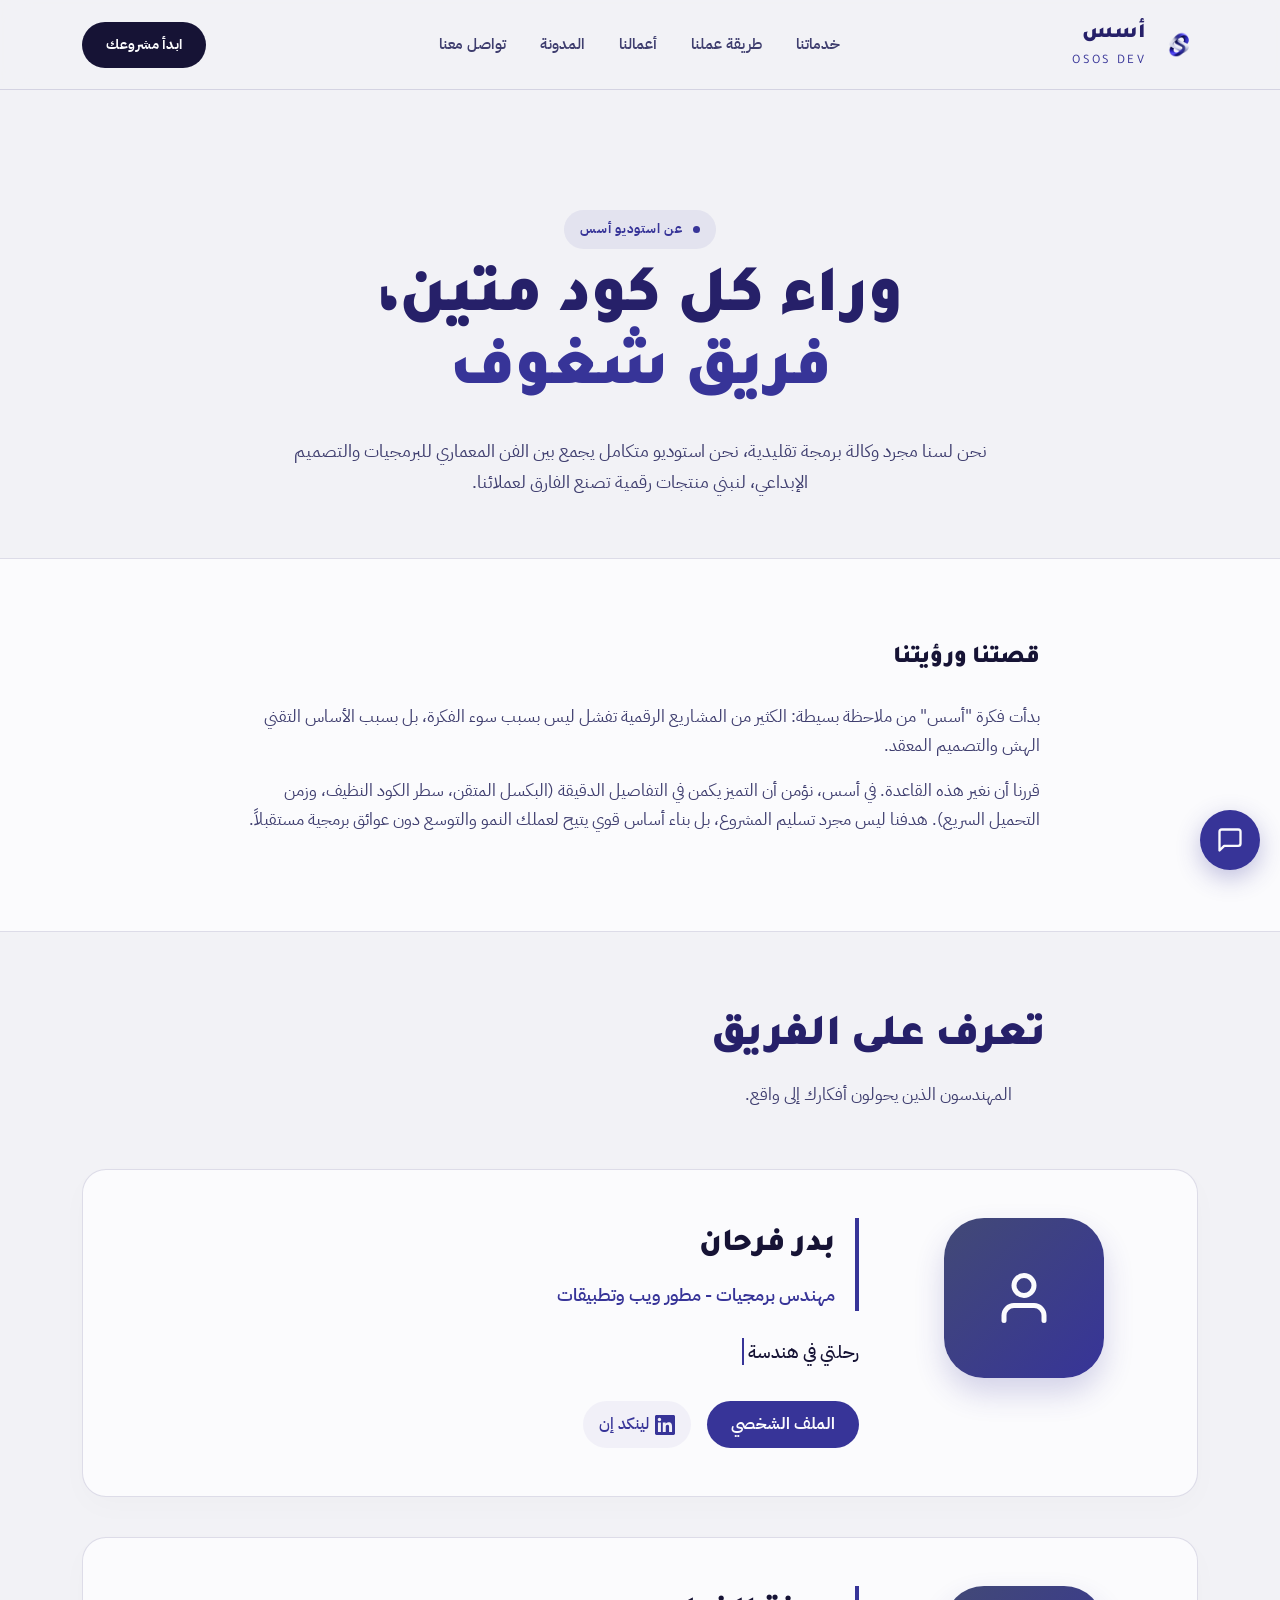
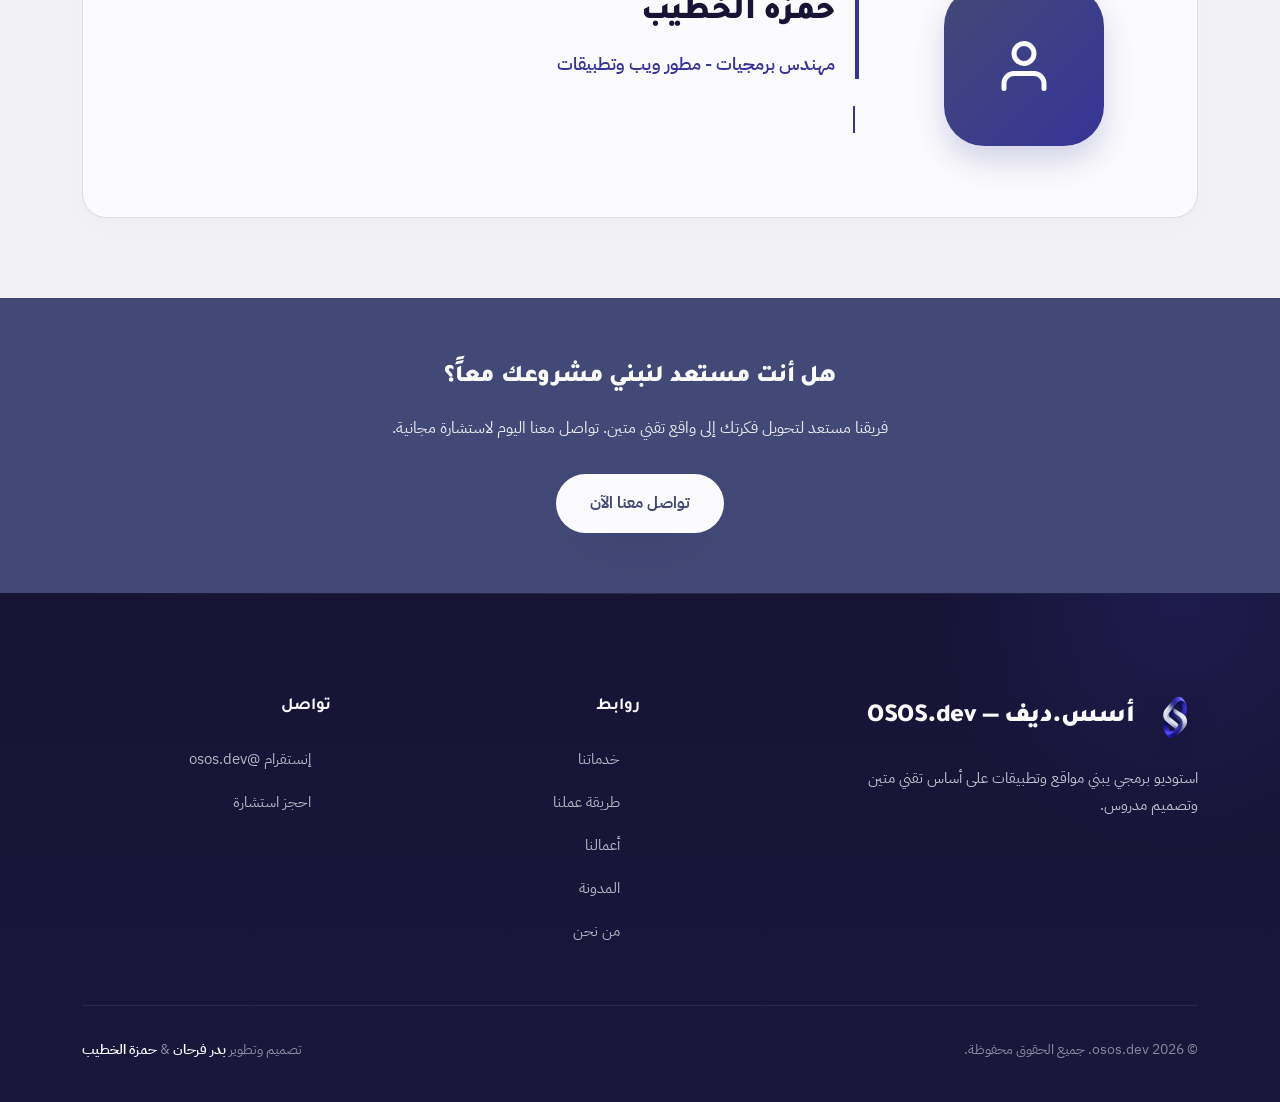
<file: about.html>
<!DOCTYPE html>
<html lang="ar" dir="rtl">
<head>
<meta charset="UTF-8">
<meta name="viewport" content="width=device-width, initial-scale=1.0">
<title>من نحن | أسس — فريق شغوف ببناء المنتجات الرقمية</title>
<meta name="description" content="تعرف على استوديو أسس والفريق التقني الذي يقف خلف بناء أنجح المواقع والتطبيقات الرقمية.">
<link rel="preconnect" href="https://fonts.googleapis.com">
<link rel="preconnect" href="https://fonts.gstatic.com" crossorigin>
<link href="https://fonts.googleapis.com/css2?family=Tajawal:wght@400;500;700;800;900&family=IBM+Plex+Sans+Arabic:wght@300;400;500;600;700&display=swap" rel="stylesheet">
<link rel="stylesheet" href="assets/css/style.css">
</head>
<body>

<header>
  <div class="nav">
    <div class="brand">
      <a href="index.html" style="display:flex; align-items:center; gap:12px;">
        <img src="assets/logo.png" alt="شعار أسس">
        <div class="brand-name">أسس<span>OSOS DEV</span></div>
      </a>
    </div>
    <nav>
      <ul>
        <li><a href="index.html#services">خدماتنا</a></li>
        <li><a href="index.html#process">طريقة عملنا</a></li>
        <li><a href="index.html#work">أعمالنا</a></li>
        <li><a href="blog/index.html">المدونة</a></li>
        <li><a href="index.html#contact">تواصل معنا</a></li>
      </ul>
    </nav>
    <a href="index.html#contact" class="nav-cta">ابدأ مشروعك</a>
  </div>
</header>

<section class="hero" style="padding: 120px 0 60px;">
  <div class="wrap text-center" style="text-align: center;">
    <div class="eyebrow" style="justify-content:center; margin: 0 auto 16px;"><span class="eyebrow-dot"></span> عن استوديو أسس</div>
    <h1 style="max-width: 800px; margin: 0 auto 24px;">وراء كل كود متين،<br><em>فريق شغوف</em></h1>
    <p style="max-width: 700px; margin: 0 auto; color: var(--secondary); font-size: 18px;">
      نحن لسنا مجرد وكالة برمجة تقليدية، نحن استوديو متكامل يجمع بين الفن المعماري للبرمجيات والتصميم الإبداعي، لنبني منتجات رقمية تصنع الفارق لعملائنا.
    </p>
  </div>
</section>

<section class="about-story" style="background: var(--white); padding: 80px 0; border-top: 1px solid var(--line); border-bottom: 1px solid var(--line);">
  <div class="wrap">
    <div style="max-width: 800px; margin: 0 auto;">
      <h2 style="margin-bottom: 24px;">قصتنا ورؤيتنا</h2>
      <p style="color: var(--secondary); font-size: 17px; margin-bottom: 16px;">
        بدأت فكرة "أسس" من ملاحظة بسيطة: الكثير من المشاريع الرقمية تفشل ليس بسبب سوء الفكرة، بل بسبب الأساس التقني الهش والتصميم المعقد. 
      </p>
      <p style="color: var(--secondary); font-size: 17px; margin-bottom: 16px;">
        قررنا أن نغير هذه القاعدة. في أسس، نؤمن أن التميز يكمن في التفاصيل الدقيقة (البكسل المتقن، سطر الكود النظيف، وزمن التحميل السريع). هدفنا ليس مجرد تسليم المشروع، بل بناء أساس قوي يتيح لعملك النمو والتوسع دون عوائق برمجية مستقبلاً.
      </p>
    </div>
  </div>
</section>

<section class="team-detailed" style="padding: 80px 0;">
  <div class="wrap">
    <div class="section-head" style="text-align: center; margin-bottom: 60px;">
      <h2>تعرف على الفريق</h2>
      <p style="color: var(--secondary);">المهندسون الذين يحولون أفكارك إلى واقع.</p>
    </div>

     <div style="display: flex; flex-wrap: wrap; gap: 40px; background: var(--white); border: 1px solid var(--line); border-radius: 24px; padding: 48px; margin-bottom: 40px; box-shadow: 0 10px 30px rgba(0,0,0,0.02); transition: transform 0.4s cubic-bezier(0.175, 0.885, 0.32, 1.275), box-shadow 0.4s ease;" onmouseover="this.style.transform='translateY(-8px)'; this.style.boxShadow='0 25px 50px rgba(55, 52, 152, 0.08)';" onmouseout="this.style.transform='translateY(0)'; this.style.boxShadow='0 10px 30px rgba(0,0,0,0.02)';">
      <div style="flex: 1 1 200px; max-width: 250px; text-align: center;">
        <div style="width: 160px; height: 160px; background: linear-gradient(135deg, var(--primary), var(--accent)); color: var(--white); border-radius: 40px; margin: 0 auto 20px; display: flex; align-items: center; justify-content: center; box-shadow: 0 15px 30px rgba(55, 52, 152, 0.2); transition: transform 0.3s ease;" onmouseover="this.style.transform='scale(1.05)';" onmouseout="this.style.transform='scale(1)';">
          <svg viewBox="0 0 24 24" fill="none" stroke="currentColor" stroke-width="2" width="60" height="60" stroke-linecap="round" stroke-linejoin="round"><path d="M20 21v-2a4 4 0 0 0-4-4H8a4 4 0 0 0-4 4v2"></path><circle cx="12" cy="7" r="4"></circle></svg>
        </div>
      </div>
      <div style="flex: 2 1 400px;">
        <div style="border-right: 4px solid var(--accent); padding-right: 20px; margin-bottom: 24px;">
          <h3 style="margin-bottom: 8px; font-size: 32px; color: var(--ink);">بدر فرحان</h3>
          <p style="color: var(--accent); font-weight: 600; margin-bottom: 0; font-size: 18px;">مهندس برمجيات - مطور ويب وتطبيقات</p>
        </div>
        <div class="typewriter-bio" style="color: var(--ink); font-size: 18px; line-height: 1.9; font-weight: 500;">
          <p style="margin-bottom: 16px;">رحلتي في هندسة البرمجيات ما بدأت بس عشان أتعلم برمجة، بدأت من شغف حقيقي لحل المشاكل وتحويل الأفكار المعقدة لمنتجات تقنية ذكية وسهلة الاستخدام. بصفتي مطور ويب وتطبيقات شامل (Full-Stack Developer) وشريك مؤسس، بدمج دايماً بين الرؤية التقنية واحتياجات البزنس.</p>
          <p style="margin-bottom: 16px;"><strong>ترسانتي التقنية:</strong><br>على مستوى التطبيقات، بعتمد على Flutter & Dart لبناء تجارب سلسة وسريعة. أما في الويب، فبديت من الأساسيات لحد ما تعمقت في React.js, Express.js, Node.js، و Tailwind CSS لواجهات عصرية. ولأن البيانات هي عصب أي نظام، بتعامل باحترافية مع قواعد البيانات السحابية والعلائقية زي Firebase, MongoDB, Oracle SQL, MySQL، بالإضافة لتوظيف Python في الأتمتة وبناء البوتات.</p>
          <p style="margin-bottom: 16px;"><strong>قيادة وتأثير:</strong><br>من خلال تأسيسي وقيادتي لمنصة "جامعيون"، وتطوير أنظمة متكاملة مثل نظام "بيعاتي" لإدارة المبيعات، تعلمت إن كتابة الكود لحالها ما بتكفي. اللي بيميزني فعلاً هو طريقة تفكيري (Problem Solving). لما أقود أي مشروع أو فريق تقني، بوجه تركيزنا دايماً نحو الـ Clean Code، البنية التحتية القابلة للتوسع (Scalability)، وتجربة المستخدم الرهيبة (UX).</p>
          <p style="margin-bottom: 16px;">هدفي النهائي مش بس تسليم مشروع شغال، هدفي أسلّم منتج مبني بأعلى معايير الجودة العالمية، مستقر، وقابل يتطور ويكبر مع طموح العميل.</p>
        </div>
        <div style="margin-top: 32px; display: flex; gap: 16px;">
          <a href="badr.html" class="btn-primary" style="padding: 10px 24px; border-radius: 100px;">الملف الشخصي</a>
          <a href="https://www.linkedin.com/in/badrfarhan" target="_blank" rel="noopener" style="color: var(--accent); display: flex; align-items: center; gap: 6px; font-weight: 500; padding: 10px 16px; border-radius: 100px; background: rgba(55, 52, 152, 0.05); transition: background 0.2s;" onmouseover="this.style.background='rgba(55, 52, 152, 0.1)';" onmouseout="this.style.background='rgba(55, 52, 152, 0.05)';">
            <svg viewBox="0 0 24 24" fill="currentColor" width="20" height="20"><path d="M20.447 20.452h-3.554v-5.569c0-1.328-.027-3.037-1.852-3.037-1.853 0-2.136 1.445-2.136 2.939v5.667H9.351V9h3.414v1.561h.046c.477-.9 1.637-1.85 3.37-1.85 3.601 0 4.267 2.37 4.267 5.455v6.286zM5.337 7.433c-1.144 0-2.063-.926-2.063-2.065 0-1.138.92-2.063 2.063-2.063 1.14 0 2.064.925 2.064 2.063 0 1.139-.925 2.065-2.064 2.065zm1.782 13.019H3.555V9h3.564v11.452zM22.225 0H1.771C.792 0 0 .774 0 1.729v20.542C0 23.227.792 24 1.771 24h20.451C23.2 24 24 23.227 24 22.271V1.729C24 .774 23.2 0 22.222 0h.003z"/></svg>
            لينكد إن
          </a>
        </div>
      </div>
    </div>

     <div style="display: flex; flex-wrap: wrap; gap: 40px; background: var(--white); border: 1px solid var(--line); border-radius: 24px; padding: 48px; box-shadow: 0 10px 30px rgba(0,0,0,0.02); transition: transform 0.4s cubic-bezier(0.175, 0.885, 0.32, 1.275), box-shadow 0.4s ease;" onmouseover="this.style.transform='translateY(-8px)'; this.style.boxShadow='0 25px 50px rgba(55, 52, 152, 0.08)';" onmouseout="this.style.transform='translateY(0)'; this.style.boxShadow='0 10px 30px rgba(0,0,0,0.02)';">
      <div style="flex: 1 1 200px; max-width: 250px; text-align: center;">
        <div style="width: 160px; height: 160px; background: linear-gradient(135deg, var(--primary), var(--accent)); color: var(--white); border-radius: 40px; margin: 0 auto 20px; display: flex; align-items: center; justify-content: center; box-shadow: 0 15px 30px rgba(55, 52, 152, 0.2); transition: transform 0.3s ease;" onmouseover="this.style.transform='scale(1.05)';" onmouseout="this.style.transform='scale(1)';">
          <svg viewBox="0 0 24 24" fill="none" stroke="currentColor" stroke-width="2" width="60" height="60" stroke-linecap="round" stroke-linejoin="round"><path d="M20 21v-2a4 4 0 0 0-4-4H8a4 4 0 0 0-4 4v2"></path><circle cx="12" cy="7" r="4"></circle></svg>
        </div>
      </div>
      <div style="flex: 2 1 400px;">
        <div style="border-right: 4px solid var(--accent); padding-right: 20px; margin-bottom: 24px;">
          <h3 style="margin-bottom: 8px; font-size: 32px; color: var(--ink);">حمزة الخطيب</h3>
          <p style="color: var(--accent); font-weight: 600; margin-bottom: 0; font-size: 18px;">مهندس برمجيات - مطور ويب وتطبيقات</p>
        </div>
        <div class="typewriter-bio" style="color: var(--ink); font-size: 18px; line-height: 1.9; font-weight: 500;">
          <p style="margin-bottom: 16px;"></p>
          <p style="margin-bottom: 16px;"></p>
        </div>
        <div style="margin-top: 32px; display: flex; gap: 16px;">
        </div>
      </div>
    </div>

  </div>
</section>

<section class="cta-banner" style="background: var(--primary); color: var(--white); padding: 60px 0; text-align: center;">
  <div class="wrap">
    <h2 style="color: var(--white); margin-bottom: 16px;">هل أنت مستعد لنبني مشروعك معاً؟</h2>
    <p style="margin: 0 auto 32px; max-width: 600px; opacity: 0.9;">فريقنا مستعد لتحويل فكرتك إلى واقع تقني متين. تواصل معنا اليوم لاستشارة مجانية.</p>
    <a href="index.html#contact" class="btn-primary" style="background: var(--white); color: var(--primary);">تواصل معنا الآن</a>
  </div>
</section>

<footer>
  <div class="wrap">
    <div class="footer-top">
      <div>
        <div class="footer-brand">
          <img src="assets/logo.png" alt="شعار أسس">
          <span>أسس.ديف — OSOS.dev</span>
        </div>
        <p class="desc">استوديو برمجي يبني مواقع وتطبيقات على أساس تقني متين وتصميم مدروس.</p>
      </div>
      <div>
        <h5>روابط</h5>
        <ul>
          <li><a href="index.html#services">خدماتنا</a></li>
          <li><a href="index.html#process">طريقة عملنا</a></li>
          <li><a href="index.html#work">أعمالنا</a></li>
          <li><a href="blog/index.html">المدونة</a></li>
          <li><a href="about.html">من نحن</a></li>
        </ul>
      </div>
      <div>
        <h5>تواصل</h5>
        <ul>
          <li><a href="https://instagram.com/osos.dev" target="_blank" rel="noopener">إنستقرام @osos.dev</a></li>
          <li><a href="index.html#contact">احجز استشارة</a></li>
        </ul>
      </div>
    </div>
    <div class="footer-bottom">
        <span class="credit">© 2026 osos.dev. جميع الحقوق محفوظة.</span>
        <span class="credit">تصميم وتطوير <b>بدر فرحان</b> &amp; <b>حمزة الخطيب</b></span>
    </div>
  </div>
</footer>

<nav class="bottom-nav" id="bottomNav">
  <ul>
    <li>
      <a href="index.html#services">
        <svg viewBox="0 0 24 24" fill="none" stroke="currentColor" stroke-width="2"><path d="M12 2l3 7h7l-5.5 4.5L18.5 21 12 16.5 5.5 21l2-7.5L2 9h7z"/></svg>
        <span>الخدمات</span>
      </a>
    </li>
    <li>
      <a href="index.html#work">
        <svg viewBox="0 0 24 24" fill="none" stroke="currentColor" stroke-width="2"><rect x="2" y="7" width="20" height="14" rx="2" ry="2"/><path d="M16 21V5a2 2 0 0 0-2-2h-4a2 2 0 0 0-2 2v16"/></svg>
        <span>الأعمال</span>
      </a>
    </li>
    <li>
      <a href="blog/index.html" style="color: var(--text); font-weight: 700; text-decoration: underline; text-underline-offset: 6px; text-decoration-thickness: 2px;">
        <svg viewBox="0 0 24 24" fill="none" stroke="currentColor" stroke-width="2" stroke-linecap="round" stroke-linejoin="round"><path d="M4 19.5A2.5 2.5 0 0 1 6.5 17H20"></path><path d="M6.5 2H20v20H6.5A2.5 2.5 0 0 1 4 19.5v-15A2.5 2.5 0 0 1 6.5 2z"></path></svg>
        <span>المدونة</span>
      </a>
    </li>
  </ul>
</nav>

<script src="assets/js/main.js"></script>
<script>
document.addEventListener("DOMContentLoaded", function() {
  const elements = document.querySelectorAll('.typewriter-bio');
  
  const observer = new IntersectionObserver((entries, obs) => {
    entries.forEach(entry => {
      if (entry.isIntersecting) {
        const el = entry.target;
        if (!el.classList.contains('typed')) {
          el.classList.add('typed');
          const html = el.innerHTML;
          el.innerHTML = '';
          el.style.visibility = 'visible';
          
          let i = 0;
          let isTag = false;
          let currentHTML = '';
          
          function type() {
            if (i < html.length) {
              currentHTML += html.charAt(i);
              
              if (html.charAt(i) === '<') isTag = true;
              if (html.charAt(i) === '>') isTag = false;
              
              i++;
              
              if (isTag) {
                type();  
              } else {
                el.innerHTML = currentHTML + '<span style="border-left: 2px solid var(--accent); margin-right: 4px; animation: blink 1s infinite;"></span>';
                 
                setTimeout(type, Math.random() * 15 + 5); 
              }
            } else {
              el.innerHTML = currentHTML;  
            }
          }
          
          
          if (!document.getElementById('cursor-style')) {
            const style = document.createElement('style');
            style.id = 'cursor-style';
            style.innerHTML = '@keyframes blink { 0%, 100% { border-color: transparent; } 50% { border-color: var(--accent); } }';
            document.head.appendChild(style);
          }
          
          
          setTimeout(type, 300);
          obs.unobserve(el);
        }
      }
    });
  }, { threshold: 0.1 });

  elements.forEach(el => {
     
    el.style.visibility = 'hidden';
    observer.observe(el);
  });
});
</script>
</body>
</html>
</file>
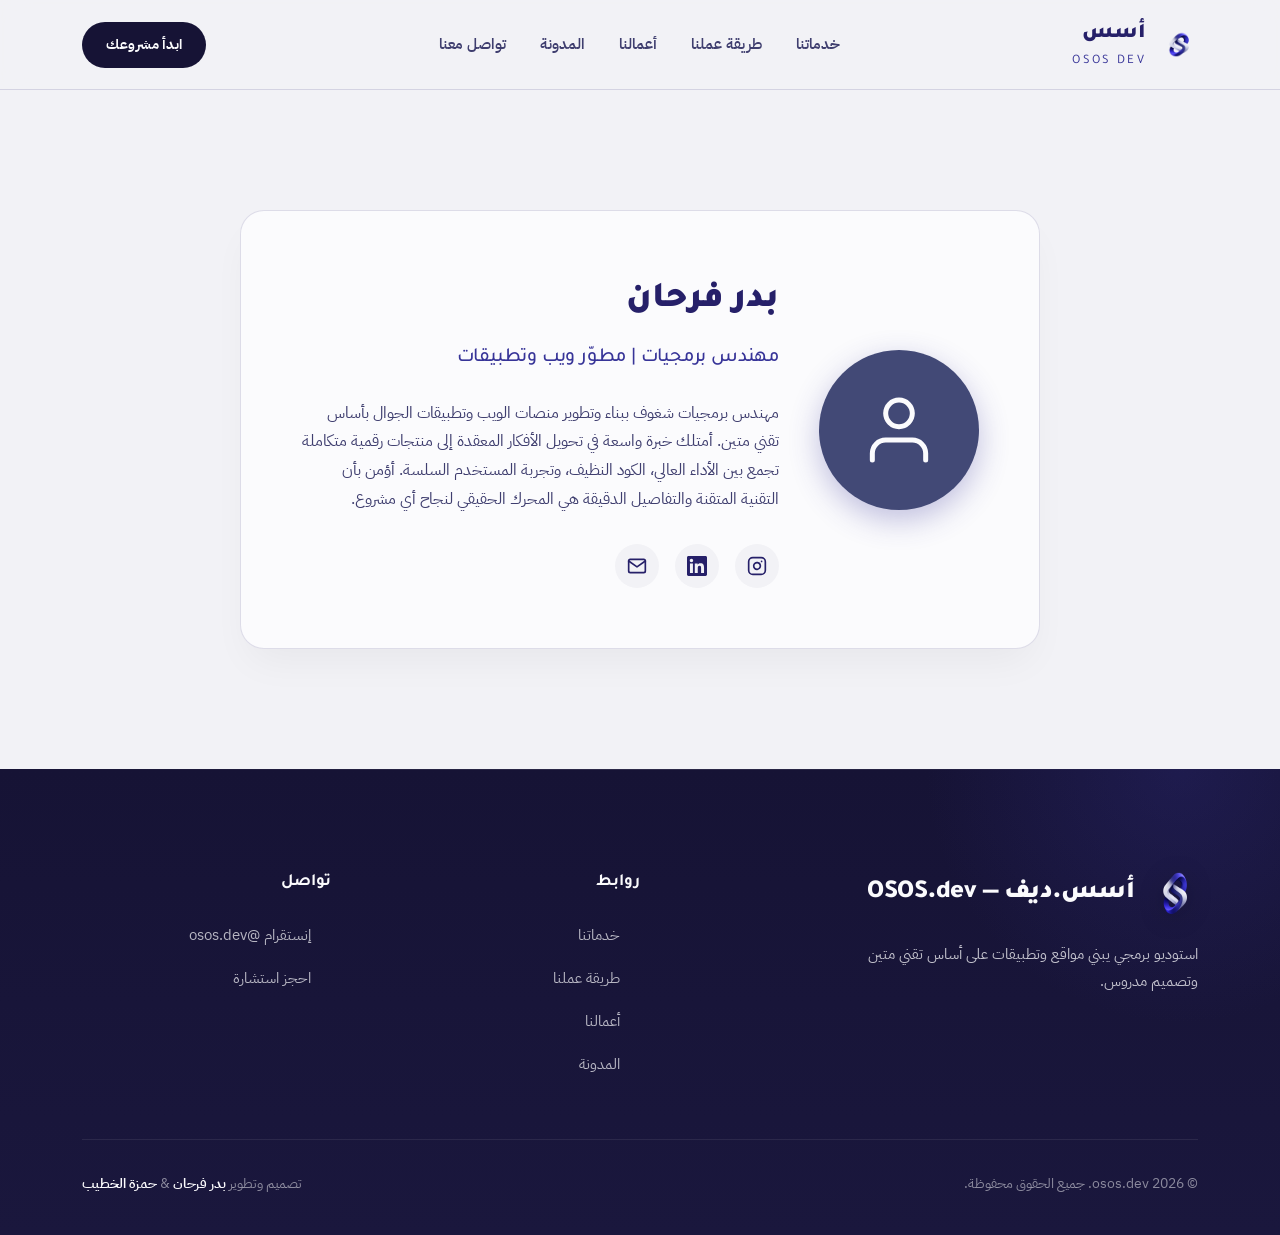
<file: badr.html>
<!DOCTYPE html>
<html lang="ar" dir="rtl">
<head>
<meta charset="UTF-8">
<meta name="viewport" content="width=device-width, initial-scale=1.0">
<title>بدر فرحان - مهندس برمجيات | أسس</title>
<link rel="preconnect" href="https://fonts.googleapis.com">
<link rel="preconnect" href="https://fonts.gstatic.com" crossorigin>
<link href="https://fonts.googleapis.com/css2?family=Tajawal:wght@400;500;700;800;900&family=IBM+Plex+Sans+Arabic:wght@300;400;500;600;700&display=swap" rel="stylesheet">
<link rel="stylesheet" href="assets/css/style.css">
<style>
  .profile-section {
    padding: 120px 0;
    min-height: 70vh;
    display: flex;
    align-items: center;
  }
  .profile-card {
    background: var(--white);
    border-radius: 24px;
    border: 1px solid var(--line);
    padding: 60px;
    max-width: 800px;
    margin: 0 auto;
    display: flex;
    gap: 40px;
    align-items: center;
    box-shadow: 0 20px 40px -10px rgba(0,0,0,0.05);
    animation: popUp 0.6s cubic-bezier(0.175, 0.885, 0.32, 1.275) forwards;
    opacity: 0;
    transform: translateY(40px);
  }
  @keyframes popUp {
    to { opacity: 1; transform: translateY(0); }
  }
  .profile-avatar {
    width: 160px;
    height: 160px;
    background: var(--primary);
    color: var(--white);
    border-radius: 50%;
    display: flex;
    align-items: center;
    justify-content: center;
    flex-shrink: 0;
    box-shadow: 0 10px 30px rgba(55, 52, 152, 0.3);
  }
  .profile-avatar svg {
    width: 80px;
    height: 80px;
  }
  .profile-info h1 {
    font-size: 36px;
    margin-bottom: 8px;
    color: var(--text);
  }
  .profile-info h2 {
    font-size: 20px;
    color: var(--accent);
    margin-bottom: 24px;
    font-weight: 500;
  }
  .profile-info p {
    font-size: 16px;
    line-height: 1.8;
    color: var(--secondary);
    margin-bottom: 30px;
  }
  .profile-social {
    display: flex;
    gap: 16px;
  }
  .profile-social a {
    display: inline-flex;
    align-items: center;
    justify-content: center;
    width: 44px;
    height: 44px;
    background: var(--bg);
    border-radius: 50%;
    color: var(--text);
    transition: all 0.3s ease;
  }
  .profile-social a:hover {
    background: var(--accent);
    color: var(--white);
    transform: translateY(-3px);
  }
  @media (max-width: 768px) {
    .profile-card {
      flex-direction: column;
      text-align: center;
      padding: 40px 20px;
    }
    .profile-social {
      justify-content: center;
    }
  }
</style>
</head>
<body>

<header>
  <div class="nav">
    <div class="brand">
      <a href="index.html" style="display:flex; align-items:center; gap:12px;">
        <img src="assets/logo.png" alt="شعار أسس">
        <div class="brand-name">أسس<span>OSOS DEV</span></div>
      </a>
    </div>
    <nav>
      <ul>
        <li><a href="index.html#services">خدماتنا</a></li>
        <li><a href="index.html#process">طريقة عملنا</a></li>
        <li><a href="index.html#work">أعمالنا</a></li>
        <li><a href="blog/index.html">المدونة</a></li>
        <li><a href="index.html#contact">تواصل معنا</a></li>
      </ul>
    </nav>
    <a href="index.html#contact" class="nav-cta">ابدأ مشروعك</a>
  </div>
</header>

<section class="profile-section">
  <div class="wrap">
    <div class="profile-card">
      <div class="profile-avatar">
        <svg viewBox="0 0 24 24" fill="none" stroke="currentColor" stroke-width="1.5" stroke-linecap="round" stroke-linejoin="round"><path d="M20 21v-2a4 4 0 0 0-4-4H8a4 4 0 0 0-4 4v2"></path><circle cx="12" cy="7" r="4"></circle></svg>
      </div>
      <div class="profile-info">
        <h1>بدر فرحان</h1>
        <h2>مهندس برمجيات | مطوّر ويب وتطبيقات</h2>
        <p>مهندس برمجيات شغوف ببناء وتطوير منصات الويب وتطبيقات الجوال بأساس تقني متين. أمتلك خبرة واسعة في تحويل الأفكار المعقدة إلى منتجات رقمية متكاملة تجمع بين الأداء العالي، الكود النظيف، وتجربة المستخدم السلسة. أؤمن بأن التقنية المتقنة والتفاصيل الدقيقة هي المحرك الحقيقي لنجاح أي مشروع.</p>
        
        <div class="profile-social">
           <a href="https://instagram.com/bh.adr" target="_blank" aria-label="Instagram">
            <svg width="20" height="20" viewBox="0 0 24 24" fill="none" stroke="currentColor" stroke-width="2" stroke-linecap="round" stroke-linejoin="round"><rect x="2" y="2" width="20" height="20" rx="5" ry="5"></rect><path d="M16 11.37A4 4 0 1 1 12.63 8 4 4 0 0 1 16 11.37z"></path><line x1="17.5" y1="6.5" x2="17.51" y2="6.5"></line></svg>
          </a>
           <a href="https://www.linkedin.com/in/badrfarhan?utm_source=share&utm_campaign=share_via&utm_content=profile&utm_medium=ios_app" target="_blank" aria-label="LinkedIn">
            <svg width="20" height="20" viewBox="0 0 24 24" fill="currentColor"><path d="M20.447 20.452h-3.554v-5.569c0-1.328-.027-3.037-1.852-3.037-1.853 0-2.136 1.445-2.136 2.939v5.667H9.351V9h3.414v1.561h.046c.477-.9 1.637-1.85 3.37-1.85 3.601 0 4.267 2.37 4.267 5.455v6.286zM5.337 7.433c-1.144 0-2.063-.926-2.063-2.065 0-1.138.92-2.063 2.063-2.063 1.14 0 2.064.925 2.064 2.063 0 1.139-.925 2.065-2.064 2.065zm1.782 13.019H3.555V9h3.564v11.452zM22.225 0H1.771C.792 0 0 .774 0 1.729v20.542C0 23.227.792 24 1.771 24h20.451C23.2 24 24 23.227 24 22.271V1.729C24 .774 23.2 0 22.222 0h.003z"/></svg>
          </a>
           <a href="mailto:contact@osos.dev" aria-label="Email">
            <svg width="20" height="20" viewBox="0 0 24 24" fill="none" stroke="currentColor" stroke-width="2" stroke-linecap="round" stroke-linejoin="round"><path d="M4 4h16c1.1 0 2 .9 2 2v12c0 1.1-.9 2-2 2H4c-1.1 0-2-.9-2-2V6c0-1.1.9-2 2-2z"></path><polyline points="22,6 12,13 2,6"></polyline></svg>
          </a>
        </div>
      </div>
    </div>
  </div>
</section>

 <footer>
  <div class="wrap">
    <div class="footer-top">
      <div>
        <div class="footer-brand">
          <img src="assets/logo.png" alt="شعار أسس">
          <span>أسس.ديف — OSOS.dev</span>
        </div>
        <p class="desc">استوديو برمجي يبني مواقع وتطبيقات على أساس تقني متين وتصميم مدروس.</p>
      </div>
      <div>
        <h5>روابط</h5>
        <ul>
          <li><a href="index.html#services">خدماتنا</a></li>
          <li><a href="index.html#process">طريقة عملنا</a></li>
          <li><a href="index.html#work">أعمالنا</a></li>
          <li><a href="blog/index.html">المدونة</a></li>
        </ul>
      </div>
      <div>
        <h5>تواصل</h5>
        <ul>
          <li><a href="https://instagram.com/osos.dev" target="_blank" rel="noopener">إنستقرام @osos.dev</a></li>
          <li><a href="index.html#contact">احجز استشارة</a></li>
        </ul>
      </div>
    </div>
    <div class="footer-bottom">
        <span class="credit">© 2026 osos.dev. جميع الحقوق محفوظة.</span>
        <span class="credit">تصميم وتطوير <b>بدر فرحان</b> &amp; <b>حمزة الخطيب</b></span>
    </div>
  </div>
</footer>

</body>
</html>
</file>
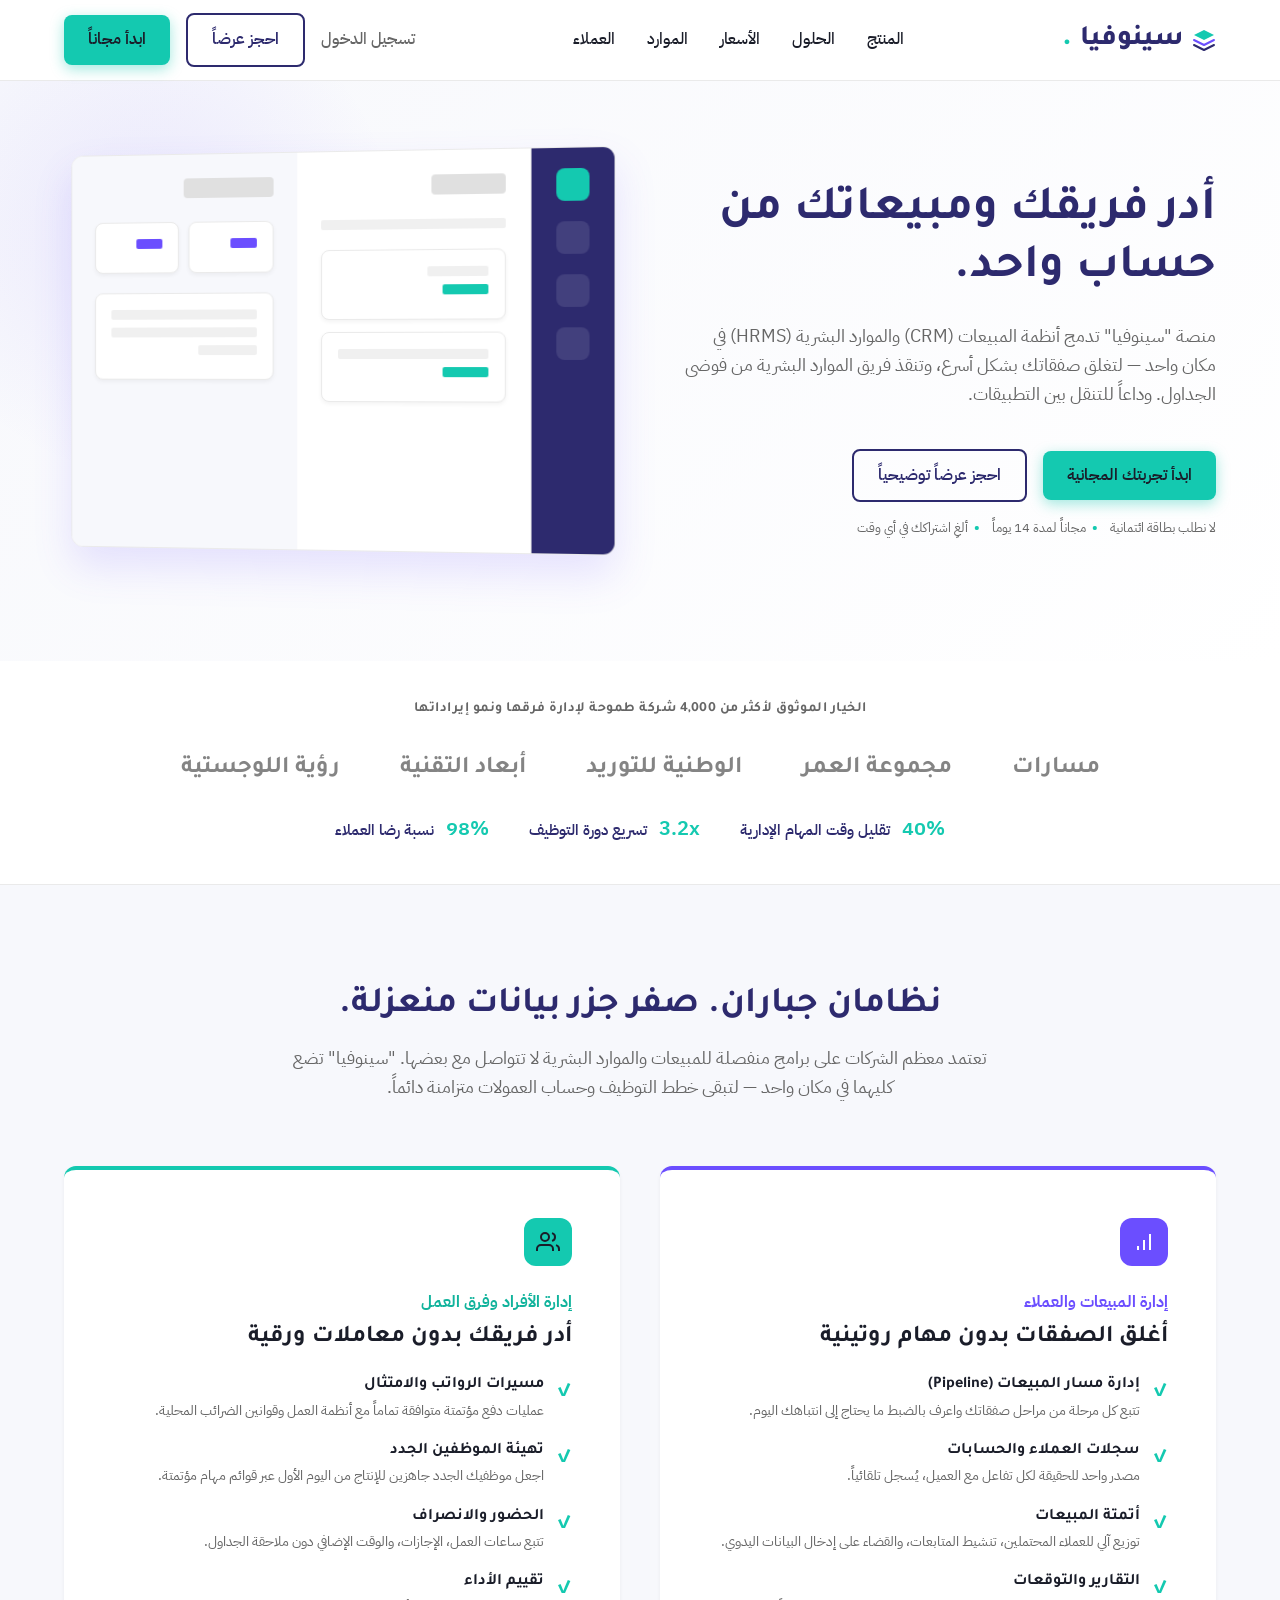
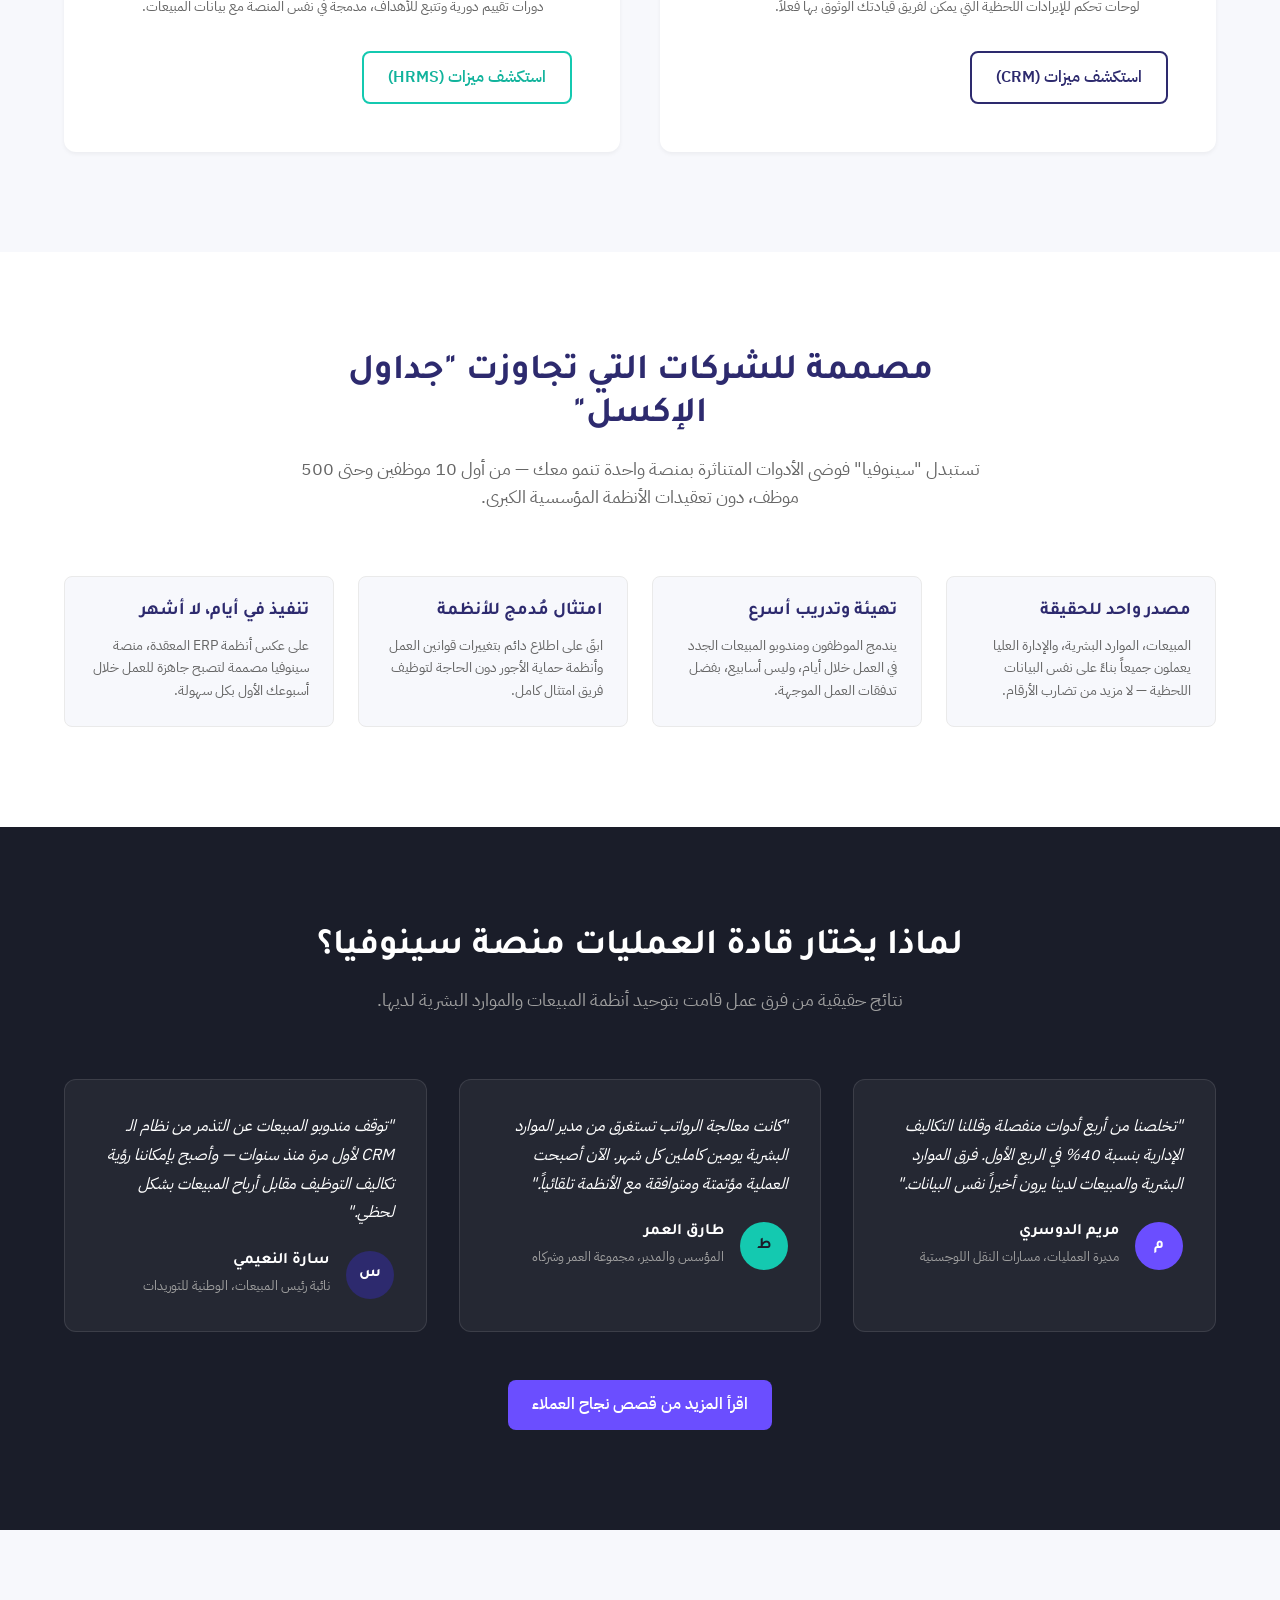
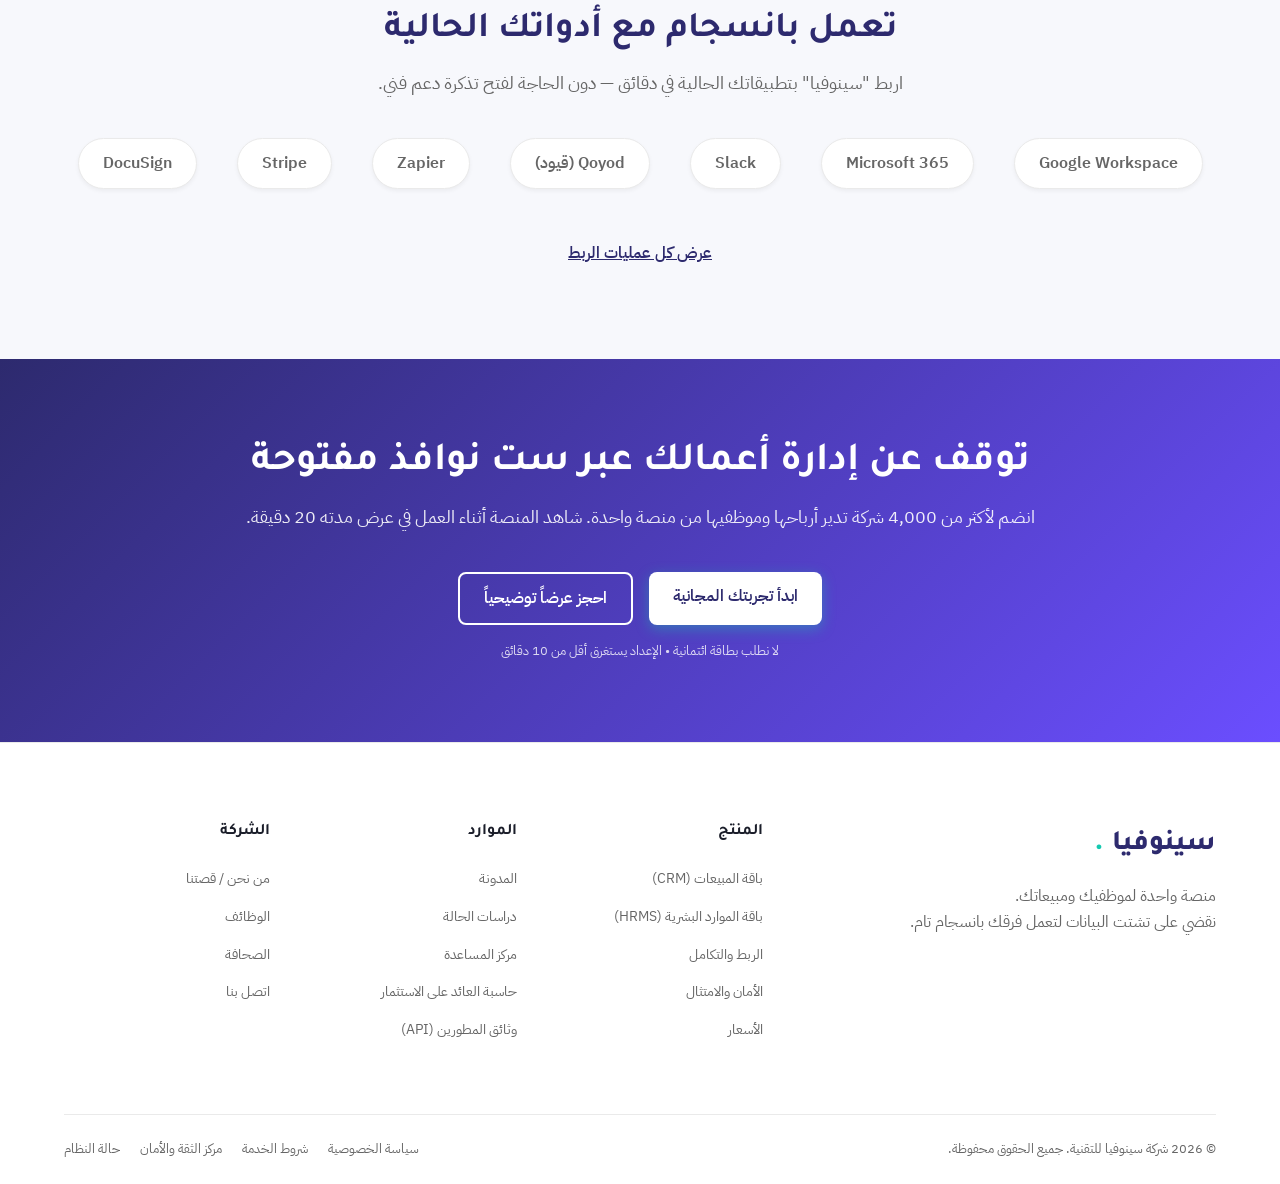
<file: our_work/synovia_landing_page_ar.html>
<!DOCTYPE html>
<html lang="ar" dir="rtl">
<head>
    <meta charset="UTF-8">
    <meta name="viewport" content="width=device-width, initial-scale=1.0">
    <title>سينوفيا | المنصة الشاملة للمبيعات والموارد البشرية للشركات الطموحة</title>
    <meta name="description" content="أدر مسار مبيعاتك وفريق عملك من منصة واحدة. تدمج سينوفيا بين أنظمة CRM و HRMS لتقضي على تشتت البيانات في شركتك. ابدأ تجربتك المجانية اليوم.">
    
    <!-- Google Fonts -->
    <link rel="preconnect" href="https://fonts.googleapis.com">
    <link rel="preconnect" href="https://fonts.gstatic.com" crossorigin>
    <link href="https://fonts.googleapis.com/css2?family=IBM+Plex+Sans+Arabic:wght@400;500;600&family=Tajawal:wght@500;700;800&display=swap" rel="stylesheet">
    
    <style>
        :root {
            --primary: #2D2A6E;
            --secondary: #6B4EFF;
            --accent: #14C9B0;
            --dark: #1A1D29;
            --light: #F7F8FC;
            --warning: #F5A623;
            --text-main: #333333;
            --text-muted: #666666;
            --white: #FFFFFF;
            
            --font-heading: 'Tajawal', sans-serif;
            --font-body: 'IBM Plex Sans Arabic', sans-serif;
            
            --shadow-sm: 0 2px 4px rgba(0,0,0,0.05);
            --shadow-md: 0 10px 20px rgba(45, 42, 110, 0.08);
            --shadow-lg: 0 20px 40px rgba(107, 78, 255, 0.15);
            
            --radius: 12px;
            --radius-sm: 8px;
        }

        * {
            margin: 0;
            padding: 0;
            box-sizing: border-box;
        }

        body {
            font-family: var(--font-body);
            color: var(--text-main);
            background-color: var(--white);
            line-height: 1.6;
            overflow-x: hidden;
        }

        h1, h2, h3, h4, h5, h6 {
            font-family: var(--font-heading);
            color: var(--dark);
            line-height: 1.2;
        }

        a {
            text-decoration: none;
            color: var(--primary);
            transition: color 0.3s ease;
        }

        a:hover {
            color: var(--secondary);
        }

        /* Container */
        .container {
            max-width: 1200px;
            margin: 0 auto;
            padding: 0 24px;
        }

        /* Buttons */
        .btn {
            display: inline-block;
            padding: 12px 24px;
            border-radius: var(--radius-sm);
            font-weight: 600;
            font-family: var(--font-body);
            text-align: center;
            cursor: pointer;
            transition: all 0.3s ease;
            border: none;
        }

        .btn-primary {
            background-color: var(--accent);
            color: var(--dark);
            box-shadow: 0 4px 14px rgba(20, 201, 176, 0.4);
        }

        .btn-primary:hover {
            background-color: #11b39c;
            transform: translateY(-2px);
            color: var(--dark);
        }

        .btn-outline {
            background-color: transparent;
            border: 2px solid var(--primary);
            color: var(--primary);
        }

        .btn-outline:hover {
            background-color: var(--primary);
            color: var(--white);
        }

        .btn-secondary {
            background-color: var(--secondary);
            color: var(--white);
        }

        .btn-secondary:hover {
            background-color: #5538e5;
            color: var(--white);
            transform: translateY(-2px);
        }

        /* Header */
        header {
            background-color: rgba(255, 255, 255, 0.95);
            backdrop-filter: blur(10px);
            position: sticky;
            top: 0;
            z-index: 100;
            border-bottom: 1px solid #eaeaea;
        }

        .header-content {
            display: flex;
            justify-content: space-between;
            align-items: center;
            height: 80px;
        }

        .logo {
            font-family: var(--font-heading);
            font-size: 28px;
            font-weight: 800;
            color: var(--primary);
            display: flex;
            align-items: center;
            gap: 8px;
        }
        
        .logo span {
            color: var(--accent);
        }

        .nav-links {
            display: flex;
            gap: 32px;
            list-style: none;
        }

        .nav-links a {
            color: var(--dark);
            font-weight: 500;
        }

        .nav-links a:hover {
            color: var(--secondary);
        }

        .header-actions {
            display: flex;
            align-items: center;
            gap: 16px;
        }

        .login-link {
            font-weight: 500;
            color: var(--text-muted);
        }

        /* Hero Section */
        .hero {
            background: linear-gradient(135deg, var(--light) 0%, #ffffff 100%);
            padding: 80px 0 100px;
            position: relative;
            overflow: hidden;
        }
        
        .hero::before {
            content: '';
            position: absolute;
            top: -100px;
            left: -100px;
            width: 500px;
            height: 500px;
            border-radius: 50%;
            background: radial-gradient(circle, rgba(107, 78, 255, 0.1) 0%, rgba(255,255,255,0) 70%);
            z-index: 0;
        }

        .hero-content {
            display: flex;
            align-items: center;
            gap: 60px;
            position: relative;
            z-index: 1;
        }

        .hero-text {
            flex: 1;
        }

        .hero-text h1 {
            font-size: 48px;
            margin-bottom: 24px;
            color: var(--primary);
        }

        .hero-text p {
            font-size: 18px;
            color: var(--text-muted);
            margin-bottom: 40px;
            max-width: 540px;
        }

        .hero-ctas {
            display: flex;
            align-items: center;
            gap: 16px;
            margin-bottom: 16px;
        }

        .hero-microcopy {
            font-size: 13px;
            color: var(--text-muted);
            display: flex;
            gap: 12px;
            align-items: center;
        }

        .hero-microcopy span::before {
            content: '•';
            color: var(--accent);
            margin-left: 6px;
            font-weight: bold;
        }

        .hero-microcopy span:first-child::before {
            display: none;
        }

        .hero-visual {
            flex: 1;
            position: relative;
        }

        /* CSS Mockup */
        .mockup-container {
            background: var(--white);
            border-radius: var(--radius);
            box-shadow: var(--shadow-lg);
            border: 1px solid #eaeaea;
            overflow: hidden;
            display: flex;
            height: 400px;
            transform: perspective(1000px) rotateY(-5deg) translateY(-10px);
            transition: transform 0.5s ease;
        }
        
        .mockup-container:hover {
            transform: perspective(1000px) rotateY(0deg) translateY(0px);
        }

        .mockup-sidebar {
            width: 80px;
            background: var(--primary);
            padding: 20px 0;
            display: flex;
            flex-direction: column;
            align-items: center;
            gap: 20px;
        }
        
        .mockup-sidebar .dot {
            width: 32px; height: 32px;
            background: rgba(255,255,255,0.1);
            border-radius: 8px;
        }

        .mockup-pane {
            flex: 1;
            padding: 24px;
            border-right: 1px solid #eaeaea;
        }
        
        .mockup-pane:last-child {
            border-right: none;
            background: var(--light);
        }

        .mockup-header {
            height: 20px;
            width: 60%;
            background: #e0e0e0;
            border-radius: 4px;
            margin-bottom: 24px;
        }

        .mockup-card {
            background: var(--white);
            border: 1px solid #eaeaea;
            border-radius: var(--radius-sm);
            padding: 16px;
            margin-bottom: 12px;
            box-shadow: var(--shadow-sm);
        }
        
        .mockup-line {
            height: 10px;
            background: #f0f0f0;
            border-radius: 2px;
            margin-bottom: 8px;
        }
        .mockup-line.short { width: 40%; }
        .mockup-line.accent { background: var(--accent); width: 30%; }
        .mockup-line.secondary { background: var(--secondary); width: 50%; }

        /* Social Proof */
        .social-proof {
            padding: 40px 0;
            background: var(--white);
            text-align: center;
            border-bottom: 1px solid #eaeaea;
        }

        .social-proof h4 {
            font-size: 14px;
            color: var(--text-muted);
            margin-bottom: 32px;
            text-transform: uppercase;
            letter-spacing: 0.5px;
        }

        .logos {
            display: flex;
            justify-content: center;
            align-items: center;
            gap: 60px;
            flex-wrap: wrap;
            opacity: 0.6;
            filter: grayscale(100%);
            margin-bottom: 24px;
        }
        
        .logo-item {
            font-size: 24px;
            font-family: var(--font-heading);
            font-weight: 700;
        }

        .stats-strip {
            display: flex;
            justify-content: center;
            gap: 40px;
            color: var(--primary);
            font-weight: 600;
            font-size: 15px;
        }
        
        .stats-strip span {
            color: var(--accent);
            font-size: 20px;
            margin-left: 8px;
        }

        /* Features Split */
        .features-split {
            padding: 100px 0;
            background: var(--light);
        }

        .section-header {
            text-align: center;
            margin-bottom: 64px;
            max-width: 700px;
            margin-left: auto;
            margin-right: auto;
        }

        .section-header h2 {
            font-size: 36px;
            color: var(--primary);
            margin-bottom: 16px;
        }

        .section-header p {
            font-size: 18px;
            color: var(--text-muted);
        }

        .features-grid {
            display: grid;
            grid-template-columns: 1fr 1fr;
            gap: 40px;
        }

        .feature-column {
            background: var(--white);
            padding: 48px;
            border-radius: var(--radius);
            box-shadow: var(--shadow-sm);
            border-top: 4px solid transparent;
            transition: transform 0.3s ease;
        }
        
        .feature-column:hover {
            transform: translateY(-5px);
            box-shadow: var(--shadow-md);
        }

        .col-crm { border-top-color: var(--secondary); }
        .col-hrms { border-top-color: var(--accent); }

        .feature-icon {
            display: inline-flex;
            align-items: center;
            justify-content: center;
            width: 48px;
            height: 48px;
            border-radius: 12px;
            margin-bottom: 24px;
            font-size: 24px;
            color: var(--white);
        }

        .col-crm .feature-icon { background: var(--secondary); }
        .col-hrms .feature-icon { background: var(--accent); color: var(--dark); }

        .feature-column h3 {
            font-size: 24px;
            margin-bottom: 24px;
        }

        .feature-list {
            list-style: none;
            margin-bottom: 32px;
        }

        .feature-list li {
            margin-bottom: 20px;
            position: relative;
            padding-right: 28px;
        }

        .feature-list li::before {
            content: '✓';
            position: absolute;
            right: 0;
            top: 0;
            color: var(--accent);
            font-weight: bold;
            font-size: 18px;
        }

        .feature-list h4 {
            font-size: 16px;
            margin-bottom: 4px;
            color: var(--dark);
        }

        .feature-list p {
            font-size: 14px;
            color: var(--text-muted);
        }

        /* Benefits */
        .benefits {
            padding: 100px 0;
            background: var(--white);
        }

        .benefits-grid {
            display: grid;
            grid-template-columns: repeat(4, 1fr);
            gap: 24px;
            margin-top: 60px;
        }

        .benefit-card {
            padding: 24px;
            border-radius: var(--radius-sm);
            background: var(--light);
            border: 1px solid #eaeaea;
        }

        .benefit-card h4 {
            font-size: 18px;
            margin-bottom: 12px;
            color: var(--primary);
        }

        .benefit-card p {
            font-size: 14px;
            color: var(--text-muted);
        }

        /* Testimonials */
        .testimonials {
            padding: 100px 0;
            background: var(--dark);
            color: var(--white);
            text-align: center;
        }

        .testimonials .section-header h2 {
            color: var(--white);
        }
        
        .testimonials .section-header p {
            color: #a0a0a0;
        }

        .testi-grid {
            display: grid;
            grid-template-columns: repeat(3, 1fr);
            gap: 32px;
            margin-bottom: 48px;
            text-align: right;
        }

        .testi-card {
            background: rgba(255,255,255,0.05);
            padding: 32px;
            border-radius: var(--radius);
            border: 1px solid rgba(255,255,255,0.1);
        }

        .testi-card p {
            font-size: 16px;
            font-style: italic;
            margin-bottom: 24px;
            line-height: 1.8;
        }

        .testi-author {
            display: flex;
            align-items: center;
            gap: 16px;
        }

        .avatar {
            width: 48px;
            height: 48px;
            border-radius: 50%;
            background: var(--secondary);
            display: flex;
            align-items: center;
            justify-content: center;
            font-family: var(--font-heading);
            font-weight: bold;
        }
        
        .testi-card:nth-child(2) .avatar { background: var(--accent); color: var(--dark); }

        .author-info h5 {
            color: var(--white);
            font-size: 16px;
            margin-bottom: 2px;
        }

        .author-info span {
            font-size: 13px;
            color: #a0a0a0;
        }

        /* Integrations */
        .integrations {
            padding: 80px 0;
            background: var(--light);
            text-align: center;
        }

        .int-logos {
            display: flex;
            justify-content: center;
            gap: 40px;
            flex-wrap: wrap;
            margin: 40px 0;
        }
        
        .int-badge {
            padding: 12px 24px;
            background: var(--white);
            border-radius: 30px;
            box-shadow: var(--shadow-sm);
            font-weight: 600;
            color: var(--text-muted);
            border: 1px solid #eaeaea;
        }

        /* CTA Banner */
        .cta-banner {
            background: linear-gradient(135deg, var(--primary) 0%, var(--secondary) 100%);
            padding: 80px 0;
            text-align: center;
            color: var(--white);
        }

        .cta-banner h2 {
            color: var(--white);
            font-size: 40px;
            margin-bottom: 16px;
        }

        .cta-banner p {
            font-size: 18px;
            margin-bottom: 40px;
            opacity: 0.9;
        }
        
        .cta-actions {
            display: flex;
            justify-content: center;
            gap: 16px;
            margin-bottom: 16px;
        }
        
        .cta-banner .btn-outline {
            border-color: var(--white);
            color: var(--white);
        }
        
        .cta-banner .btn-outline:hover {
            background: var(--white);
            color: var(--primary);
        }

        /* Footer */
        footer {
            background: var(--white);
            padding: 80px 0 24px;
            border-top: 1px solid #eaeaea;
        }

        .footer-grid {
            display: grid;
            grid-template-columns: 2fr 1fr 1fr 1fr;
            gap: 40px;
            margin-bottom: 60px;
        }

        .footer-brand p {
            color: var(--text-muted);
            margin-top: 16px;
            margin-bottom: 24px;
        }

        .footer-col h5 {
            font-size: 16px;
            margin-bottom: 24px;
            color: var(--dark);
        }

        .footer-col ul {
            list-style: none;
        }

        .footer-col ul li {
            margin-bottom: 12px;
        }

        .footer-col ul a {
            color: var(--text-muted);
            font-size: 14px;
        }

        .footer-col ul a:hover {
            color: var(--secondary);
        }

        .footer-bottom {
            display: flex;
            justify-content: space-between;
            align-items: center;
            padding-top: 24px;
            border-top: 1px solid #eaeaea;
            font-size: 13px;
            color: var(--text-muted);
        }
        
        .legal-links {
            display: flex;
            gap: 20px;
        }

        .legal-links a {
            color: var(--text-muted);
        }

        /* Responsive */
        @media (max-width: 992px) {
            .hero-content { flex-direction: column; text-align: center; }
            .hero-text p { margin: 0 auto 40px; }
            .hero-ctas { justify-content: center; }
            .hero-microcopy { justify-content: center; }
            .features-grid { grid-template-columns: 1fr; }
            .benefits-grid { grid-template-columns: 1fr 1fr; }
            .testi-grid { grid-template-columns: 1fr; }
            .footer-grid { grid-template-columns: 1fr 1fr; }
        }

        @media (max-width: 768px) {
            .nav-links, .header-actions .btn-outline { display: none; }
            .hero-text h1 { font-size: 32px; }
            .benefits-grid { grid-template-columns: 1fr; }
            .footer-grid { grid-template-columns: 1fr; }
            .stats-strip { flex-direction: column; gap: 16px; }
            .cta-actions { flex-direction: column; padding: 0 24px; }
            .footer-bottom { flex-direction: column; gap: 16px; text-align: center; }
        }
    </style>
</head>
<body>

    <!-- Header -->
    <header>
        <div class="container header-content">
            <div class="logo">
                <svg width="24" height="24" viewBox="0 0 24 24" fill="none" xmlns="http://www.w3.org/2000/svg">
                    <path d="M12 2L2 7L12 12L22 7L12 2Z" fill="#14C9B0"/>
                    <path d="M2 17L12 22L22 17" stroke="#2D2A6E" stroke-width="2" stroke-linecap="round" stroke-linejoin="round"/>
                    <path d="M2 12L12 17L22 12" stroke="#6B4EFF" stroke-width="2" stroke-linecap="round" stroke-linejoin="round"/>
                </svg>
                سينوفيا<span>.</span>
            </div>
            <ul class="nav-links">
                <li><a href="#product">المنتج</a></li>
                <li><a href="#solutions">الحلول</a></li>
                <li><a href="#pricing">الأسعار</a></li>
                <li><a href="#resources">الموارد</a></li>
                <li><a href="#customers">العملاء</a></li>
            </ul>
            <div class="header-actions">
                <a href="#login" class="login-link">تسجيل الدخول</a>
                <a href="#demo" class="btn btn-outline">احجز عرضاً</a>
                <a href="#trial" class="btn btn-primary">ابدأ مجاناً</a>
            </div>
        </div>
    </header>

    <!-- Hero Section -->
    <section class="hero">
        <div class="container hero-content">
            <div class="hero-text">
                <h1>أدر فريقك ومبيعاتك من حساب واحد.</h1>
                <p>منصة "سينوفيا" تدمج أنظمة المبيعات (CRM) والموارد البشرية (HRMS) في مكان واحد — لتغلق صفقاتك بشكل أسرع، وتنقذ فريق الموارد البشرية من فوضى الجداول. وداعاً للتنقل بين التطبيقات.</p>
                <div class="hero-ctas">
                    <a href="#trial" class="btn btn-primary">ابدأ تجربتك المجانية</a>
                    <a href="#demo" class="btn btn-outline">احجز عرضاً توضيحياً</a>
                </div>
                <div class="hero-microcopy">
                    <span>لا نطلب بطاقة ائتمانية</span>
                    <span>مجاناً لمدة 14 يوماً</span>
                    <span>ألغِ اشتراكك في أي وقت</span>
                </div>
            </div>
            <div class="hero-visual">
                <!-- CSS Dashboard Mockup representing Split CRM/HRMS -->
                <div class="mockup-container">
                    <div class="mockup-sidebar">
                        <div class="dot" style="background:#14C9B0"></div>
                        <div class="dot"></div>
                        <div class="dot"></div>
                        <div class="dot"></div>
                    </div>
                    <!-- CRM Pane -->
                    <div class="mockup-pane">
                        <div class="mockup-header" style="width: 40%"></div>
                        <div class="mockup-line" style="margin-bottom: 20px;"></div>
                        <div class="mockup-card">
                            <div class="mockup-line short"></div>
                            <div class="mockup-line accent"></div>
                        </div>
                        <div class="mockup-card">
                            <div class="mockup-line"></div>
                            <div class="mockup-line short accent"></div>
                        </div>
                    </div>
                    <!-- HRMS Pane -->
                    <div class="mockup-pane">
                        <div class="mockup-header" style="width: 50%"></div>
                        <div style="display: flex; gap: 10px; margin-bottom: 20px;">
                            <div class="mockup-card" style="flex:1; margin:0;"><div class="mockup-line secondary"></div></div>
                            <div class="mockup-card" style="flex:1; margin:0;"><div class="mockup-line secondary"></div></div>
                        </div>
                        <div class="mockup-card">
                            <div class="mockup-line"></div>
                            <div class="mockup-line"></div>
                            <div class="mockup-line short"></div>
                        </div>
                    </div>
                </div>
            </div>
        </div>
    </section>

    <!-- Social Proof -->
    <section class="social-proof">
        <div class="container">
            <h4>الخيار الموثوق لأكثر من 4,000 شركة طموحة لإدارة فرقها ونمو إيراداتها</h4>
            <div class="logos">
                <div class="logo-item">مسارات</div>
                <div class="logo-item">مجموعة العمر</div>
                <div class="logo-item">الوطنية للتوريد</div>
                <div class="logo-item">أبعاد التقنية</div>
                <div class="logo-item">رؤية اللوجستية</div>
            </div>
            <div class="stats-strip">
                <div><span>40%</span> تقليل وقت المهام الإدارية</div>
                <div><span>3.2x</span> تسريع دورة التوظيف</div>
                <div><span>98%</span> نسبة رضا العملاء</div>
            </div>
        </div>
    </section>

    <!-- Features Split Section -->
    <section class="features-split" id="product">
        <div class="container">
            <div class="section-header">
                <h2>نظامان جباران. صفر جزر بيانات منعزلة.</h2>
                <p>تعتمد معظم الشركات على برامج منفصلة للمبيعات والموارد البشرية لا تتواصل مع بعضها. "سينوفيا" تضع كليهما في مكان واحد — لتبقى خطط التوظيف وحساب العمولات متزامنة دائماً.</p>
            </div>
            
            <div class="features-grid">
                <!-- CRM Column -->
                <div class="feature-column col-crm">
                    <div class="feature-icon">
                        <svg width="24" height="24" fill="none" stroke="currentColor" stroke-width="2" viewBox="0 0 24 24"><path d="M12 20V10M18 20V4M6 20v-4"></path></svg>
                    </div>
                    <div style="color: var(--secondary); font-weight: bold; margin-bottom: 8px;">إدارة المبيعات والعملاء</div>
                    <h3>أغلق الصفقات بدون مهام روتينية</h3>
                    <ul class="feature-list">
                        <li>
                            <h4>إدارة مسار المبيعات (Pipeline)</h4>
                            <p>تتبع كل مرحلة من مراحل صفقاتك واعرف بالضبط ما يحتاج إلى انتباهك اليوم.</p>
                        </li>
                        <li>
                            <h4>سجلات العملاء والحسابات</h4>
                            <p>مصدر واحد للحقيقة لكل تفاعل مع العميل، يُسجل تلقائياً.</p>
                        </li>
                        <li>
                            <h4>أتمتة المبيعات</h4>
                            <p>توزيع آلي للعملاء المحتملين، تنشيط المتابعات، والقضاء على إدخال البيانات اليدوي.</p>
                        </li>
                        <li>
                            <h4>التقارير والتوقعات</h4>
                            <p>لوحات تحكم للإيرادات اللحظية التي يمكن لفريق قيادتك الوثوق بها فعلاً.</p>
                        </li>
                    </ul>
                    <a href="#" class="btn btn-outline">استكشف ميزات (CRM)</a>
                </div>

                <!-- HRMS Column -->
                <div class="feature-column col-hrms">
                    <div class="feature-icon">
                        <svg width="24" height="24" fill="none" stroke="currentColor" stroke-width="2" viewBox="0 0 24 24"><path d="M17 21v-2a4 4 0 0 0-4-4H5a4 4 0 0 0-4 4v2"></path><circle cx="9" cy="7" r="4"></circle><path d="M23 21v-2a4 4 0 0 0-3-3.87"></path><path d="M16 3.13a4 4 0 0 1 0 7.75"></path></svg>
                    </div>
                    <div style="color: #11b39c; font-weight: bold; margin-bottom: 8px;">إدارة الأفراد وفرق العمل</div>
                    <h3>أدر فريقك بدون معاملات ورقية</h3>
                    <ul class="feature-list">
                        <li>
                            <h4>مسيرات الرواتب والامتثال</h4>
                            <p>عمليات دفع مؤتمتة متوافقة تماماً مع أنظمة العمل وقوانين الضرائب المحلية.</p>
                        </li>
                        <li>
                            <h4>تهيئة الموظفين الجدد</h4>
                            <p>اجعل موظفيك الجدد جاهزين للإنتاج من اليوم الأول عبر قوائم مهام مؤتمتة.</p>
                        </li>
                        <li>
                            <h4>الحضور والانصراف</h4>
                            <p>تتبع ساعات العمل، الإجازات، والوقت الإضافي دون ملاحقة الجداول.</p>
                        </li>
                        <li>
                            <h4>تقييم الأداء</h4>
                            <p>دورات تقييم دورية وتتبع للأهداف، مدمجة في نفس المنصة مع بيانات المبيعات.</p>
                        </li>
                    </ul>
                    <a href="#" class="btn btn-outline" style="border-color: var(--accent); color: #11b39c;">استكشف ميزات (HRMS)</a>
                </div>
            </div>
        </div>
    </section>

    <!-- Benefits Section -->
    <section class="benefits" id="solutions">
        <div class="container">
            <div class="section-header">
                <h2>مصممة للشركات التي تجاوزت "جداول الإكسل"</h2>
                <p>تستبدل "سينوفيا" فوضى الأدوات المتناثرة بمنصة واحدة تنمو معك — من أول 10 موظفين وحتى 500 موظف، دون تعقيدات الأنظمة المؤسسية الكبرى.</p>
            </div>
            
            <div class="benefits-grid">
                <div class="benefit-card">
                    <h4>مصدر واحد للحقيقة</h4>
                    <p>المبيعات، الموارد البشرية، والإدارة العليا يعملون جميعاً بناءً على نفس البيانات اللحظية — لا مزيد من تضارب الأرقام.</p>
                </div>
                <div class="benefit-card">
                    <h4>تهيئة وتدريب أسرع</h4>
                    <p>يندمج الموظفون ومندوبو المبيعات الجدد في العمل خلال أيام، وليس أسابيع، بفضل تدفقات العمل الموجهة.</p>
                </div>
                <div class="benefit-card">
                    <h4>امتثال مُدمج للأنظمة</h4>
                    <p>ابقَ على اطلاع دائم بتغييرات قوانين العمل وأنظمة حماية الأجور دون الحاجة لتوظيف فريق امتثال كامل.</p>
                </div>
                <div class="benefit-card">
                    <h4>تنفيذ في أيام، لا أشهر</h4>
                    <p>على عكس أنظمة ERP المعقدة، منصة سينوفيا مصممة لتصبح جاهزة للعمل خلال أسبوعك الأول بكل سهولة.</p>
                </div>
            </div>
        </div>
    </section>

    <!-- Testimonials -->
    <section class="testimonials" id="customers">
        <div class="container">
            <div class="section-header">
                <h2>لماذا يختار قادة العمليات منصة سينوفيا؟</h2>
                <p>نتائج حقيقية من فرق عمل قامت بتوحيد أنظمة المبيعات والموارد البشرية لديها.</p>
            </div>
            
            <div class="testi-grid">
                <div class="testi-card">
                    <p>"تخلصنا من أربع أدوات منفصلة وقللنا التكاليف الإدارية بنسبة 40% في الربع الأول. فرق الموارد البشرية والمبيعات لدينا يرون أخيراً نفس البيانات."</p>
                    <div class="testi-author">
                        <div class="avatar">م</div>
                        <div class="author-info">
                            <h5>مريم الدوسري</h5>
                            <span>مديرة العمليات، مسارات النقل اللوجستية</span>
                        </div>
                    </div>
                </div>
                
                <div class="testi-card">
                    <p>"كانت معالجة الرواتب تستغرق من مدير الموارد البشرية يومين كاملين كل شهر. الآن أصبحت العملية مؤتمتة ومتوافقة مع الأنظمة تلقائياً."</p>
                    <div class="testi-author">
                        <div class="avatar">ط</div>
                        <div class="author-info">
                            <h5>طارق العمر</h5>
                            <span>المؤسس والمدير، مجموعة العمر وشركاه</span>
                        </div>
                    </div>
                </div>
                
                <div class="testi-card">
                    <p>"توقف مندوبو المبيعات عن التذمر من نظام الـ CRM لأول مرة منذ سنوات — وأصبح بإمكاننا رؤية تكاليف التوظيف مقابل أرباح المبيعات بشكل لحظي."</p>
                    <div class="testi-author">
                        <div class="avatar" style="background: var(--primary)">س</div>
                        <div class="author-info">
                            <h5>سارة النعيمي</h5>
                            <span>نائبة رئيس المبيعات، الوطنية للتوريدات</span>
                        </div>
                    </div>
                </div>
            </div>
            
            <a href="#" class="btn btn-secondary">اقرأ المزيد من قصص نجاح العملاء</a>
        </div>
    </section>

    <!-- Integrations -->
    <section class="integrations">
        <div class="container">
            <div class="section-header" style="margin-bottom: 20px;">
                <h2>تعمل بانسجام مع أدواتك الحالية</h2>
                <p>اربط "سينوفيا" بتطبيقاتك الحالية في دقائق — دون الحاجة لفتح تذكرة دعم فني.</p>
            </div>
            
            <div class="int-logos">
                <span class="int-badge">Google Workspace</span>
                <span class="int-badge">Microsoft 365</span>
                <span class="int-badge">Slack</span>
                <span class="int-badge">Qoyod (قيود)</span>
                <span class="int-badge">Zapier</span>
                <span class="int-badge">Stripe</span>
                <span class="int-badge">DocuSign</span>
            </div>
            
            <a href="#" class="btn btn-outline" style="border:none; text-decoration:underline;">عرض كل عمليات الربط</a>
        </div>
    </section>

    <!-- Bottom CTA -->
    <section class="cta-banner">
        <div class="container">
            <h2>توقف عن إدارة أعمالك عبر ست نوافذ مفتوحة</h2>
            <p>انضم لأكثر من 4,000 شركة تدير أرباحها وموظفيها من منصة واحدة. شاهد المنصة أثناء العمل في عرض مدته 20 دقيقة.</p>
            <div class="cta-actions">
                <a href="#trial" class="btn btn-primary" style="background: var(--white); color: var(--primary);">ابدأ تجربتك المجانية</a>
                <a href="#demo" class="btn btn-outline">احجز عرضاً توضيحياً</a>
            </div>
            <div style="font-size: 13px; opacity: 0.8; margin-top: 16px;">
                لا نطلب بطاقة ائتمانية • الإعداد يستغرق أقل من 10 دقائق
            </div>
        </div>
    </section>

    <!-- Footer -->
    <footer>
        <div class="container">
            <div class="footer-grid">
                <div class="footer-brand">
                    <div class="logo">سينوفيا<span>.</span></div>
                    <p>منصة واحدة لموظفيك ومبيعاتك.<br>نقضي على تشتت البيانات لتعمل فرقك بانسجام تام.</p>
                </div>
                
                <div class="footer-col">
                    <h5>المنتج</h5>
                    <ul>
                        <li><a href="#">باقة المبيعات (CRM)</a></li>
                        <li><a href="#">باقة الموارد البشرية (HRMS)</a></li>
                        <li><a href="#">الربط والتكامل</a></li>
                        <li><a href="#">الأمان والامتثال</a></li>
                        <li><a href="#">الأسعار</a></li>
                    </ul>
                </div>
                
                <div class="footer-col">
                    <h5>الموارد</h5>
                    <ul>
                        <li><a href="#">المدونة</a></li>
                        <li><a href="#">دراسات الحالة</a></li>
                        <li><a href="#">مركز المساعدة</a></li>
                        <li><a href="#">حاسبة العائد على الاستثمار</a></li>
                        <li><a href="#">وثائق المطورين (API)</a></li>
                    </ul>
                </div>
                
                <div class="footer-col">
                    <h5>الشركة</h5>
                    <ul>
                        <li><a href="#">من نحن / قصتنا</a></li>
                        <li><a href="#">الوظائف</a></li>
                        <li><a href="#">الصحافة</a></li>
                        <li><a href="#">اتصل بنا</a></li>
                    </ul>
                </div>
            </div>
            
            <div class="footer-bottom">
                <div>&copy; 2026 شركة سينوفيا للتقنية. جميع الحقوق محفوظة.</div>
                <div class="legal-links">
                    <a href="#">سياسة الخصوصية</a>
                    <a href="#">شروط الخدمة</a>
                    <a href="#">مركز الثقة والأمان</a>
                    <a href="#">حالة النظام</a>
                </div>
            </div>
        </div>
    </footer>

</body>
</html>
</file>
<file: assets/css/style.css>
:root{
    --text:#262069;
    --bg:#f2f2f6;
    --bg-panel:#dedede;
    --primary:#424976;
    --secondary:#3f3e6f;
    --accent:#373498;
    --ink:#161335;
    --white:#fbfbfd;
    --line: rgba(38,32,105,0.14);
    --shadow: 0 20px 60px -25px rgba(22,19,53,0.35);
  }
  *{box-sizing:border-box; margin:0; padding:0;}
  html{scroll-behavior:smooth;}
  body{
    font-family:'IBM Plex Sans Arabic', sans-serif;
    background:var(--bg);
    color:var(--ink);
    line-height:1.7;
    overflow-x:hidden;
    -webkit-font-smoothing:antialiased;
  }
  h1,h2,h3,h4,.disp{
    font-family:'Tajawal','IBM Plex Sans Arabic', sans-serif;
    font-weight:900;
    color:var(--ink);
    letter-spacing:-0.01em;
  }
  a{color:inherit; text-decoration:none;}
  img{max-width:100%; display:block;}
  section{position:relative;}
  .wrap{
    max-width:1180px;
    margin:0 auto;
    padding:0 32px;
  }
  ::selection{ background:var(--accent); color:var(--white); }

  /* ---------- Scrollbar ---------- */
  ::-webkit-scrollbar {
    width: 12px;
  }
  ::-webkit-scrollbar-track {
    background: var(--bg);
  }
  ::-webkit-scrollbar-thumb {
    background: var(--primary);
    border-radius: 10px;
    border: 3px solid var(--bg);
  }
  ::-webkit-scrollbar-thumb:hover {
    background: var(--accent);
  }

  /* focus visibility */
  a:focus-visible, button:focus-visible{
    outline:2px solid var(--accent);
    outline-offset:4px;
    border-radius:4px;
  }

  /* ---------- Header ---------- */
  header{
    position:sticky; top:0; z-index:50;
    background:rgba(242,242,246,0.82);
    backdrop-filter:blur(14px);
    -webkit-backdrop-filter:blur(14px);
    border-bottom:1px solid var(--line);
  }
  .nav{
    display:flex; align-items:center; justify-content:space-between;
    padding:16px 32px;
    max-width:1180px; margin:0 auto;
  }
  .brand{ display:flex; align-items:center; gap:12px; }
  .brand img{ width:40px; height:40px; object-fit:contain; }
  .brand-name{ font-family:'Tajawal',sans-serif; font-weight:900; font-size:22px; color:var(--text); }
  .brand-name span{ color:var(--accent); font-weight:400; font-size:13px; display:block; letter-spacing:0.18em; margin-top:-2px; }
  nav ul{ display:flex; gap:34px; list-style:none; }
  nav ul li a{
    font-size:15px; font-weight:600; color:var(--secondary);
    position:relative; padding:6px 0;
    transition:color .25s ease;
  }
  nav ul li a::after{
    content:''; position:absolute; bottom:0; right:0; width:0; height:2px;
    background:var(--accent); transition:width .3s ease;
  }
  nav ul li a:hover{ color:var(--accent); }
  nav ul li a:hover::after{ width:100%; }
  .nav-cta{
    background:var(--ink); color:var(--white);
    padding:11px 24px; border-radius:100px; font-size:14px; font-weight:700;
    transition:transform .25s ease, background .25s ease;
    white-space:nowrap;
  }
  .nav-cta:hover{ background:var(--accent); transform:translateY(-2px); }
  .burger{ display:none; }

  /* ---------- Hero ---------- */
  .hero{
    padding:96px 0 60px;
    position:relative;
    overflow:hidden;
  }
  .hero-grid{
    display:grid;
    grid-template-columns:1.15fr 0.85fr;
    gap:40px;
    align-items:center;
  }
  .eyebrow{
    display:inline-flex; align-items:center; gap:10px;
    font-size:13px; font-weight:700; color:var(--accent);
    letter-spacing:0.06em;
    background:rgba(55,52,152,0.08);
    padding:8px 16px; border-radius:100px;
    margin-bottom:26px;
  }
  .eyebrow-dot{ width:7px; height:7px; border-radius:50%; background:var(--accent); }
  .hero h1{
    font-size:clamp(38px, 5.4vw, 66px);
    line-height:1.12;
    color:var(--text);
    margin-bottom:26px;
  }
  .hero h1 em{
    font-style:normal;
    color:var(--accent);
    position:relative;
    white-space:nowrap;
  }
  .hero p{
    font-size:18px; color:var(--secondary); max-width:520px; margin-bottom:38px;
    font-weight:400;
  }
  .hero-actions{ display:flex; gap:16px; flex-wrap:wrap; align-items:center; }
  .btn-primary{
    background:var(--accent); color:var(--white);
    padding:16px 34px; border-radius:100px;
    font-weight:700; font-size:15.5px;
    box-shadow:var(--shadow);
    transition:transform .25s ease, background .25s ease;
    display:inline-block;
  }
  .btn-primary:hover{ background:var(--ink); transform:translateY(-3px); }
  .btn-ghost{
    padding:16px 8px; font-weight:700; font-size:15.5px; color:var(--text);
    display:inline-flex; align-items:center; gap:8px;
  }
  .btn-ghost svg{ transition:transform .25s ease; }
  .btn-ghost:hover svg{ transform:translateX(-4px); }

  .hero-visual{
    position:relative;
    display:flex; align-items:center; justify-content:center;
  }
  .hero-visual .ring{
    position:absolute;
    inset:0;
    border-radius:50%;
    background:radial-gradient(circle at 50% 45%, rgba(55,52,152,0.14), transparent 68%);
  }
  .hero-visual img{
    width:min(92%, 460px);
    filter:drop-shadow(0 30px 55px rgba(38,32,105,0.28));
    animation:float 7s ease-in-out infinite;
  }
  @keyframes float{
    0%,100%{ transform:translateY(0px) rotate(0deg); }
    50%{ transform:translateY(-16px) rotate(1.5deg); }
  }

  /* thread divider - signature element */
  .thread{
    display:block; width:100%; height:64px; margin:0;
  }
  .thread path{
    fill:none; stroke:var(--accent); stroke-width:1.6; opacity:0.55;
    stroke-dasharray:6 10; stroke-linecap:round;
    animation: dashAnim 2s linear infinite;
  }
  @keyframes dashAnim {
    to {
      stroke-dashoffset: -32;
    }
  }

  /* ---------- Stats strip ---------- */
  .stats{
    position: relative; /* For the canvas absolute positioning */
    background:var(--ink);
    padding:52px 0;
  }
  .stats .wrap{
    position: relative;
    z-index: 1; /* Above canvas */
    display:grid; grid-template-columns:repeat(4,1fr); gap:24px; text-align:center;
  }
  .stat b{
    display:block; font-family:'Tajawal',sans-serif; font-weight:900;
    font-size:clamp(28px,3.4vw,42px); color:var(--white);
  }
  .stat > span{
    display:block; margin-top:8px; font-size:13.5px; color:rgba(251,251,253,0.6);
    font-weight:500;
  }

  /* ---------- Section heads ---------- */
  .section-head{ max-width:640px; margin-bottom:56px; }
  .section-head .eyebrow{ margin-bottom:18px; }
  .section-head h2{ font-size:clamp(30px,3.6vw,44px); color:var(--text); line-height:1.2; }
  .section-head p{ margin-top:16px; font-size:16.5px; color:var(--secondary); }

  section.services{ padding:110px 0 90px; }

  .cards{
    display:grid; grid-template-columns:repeat(3,1fr); gap:24px;
  }
  .card{
    background:var(--white);
    border:1px solid var(--line);
    border-radius:22px;
    padding:36px 30px;
    transition:transform .4s cubic-bezier(0.175, 0.885, 0.32, 1.275), box-shadow .4s ease, border-color .4s ease, opacity 1s ease;
  }
  .hidden-card {
    opacity: 0;
    transform: translateY(100px);
    pointer-events: none;
  }
  .card:hover{
    transform:translateY(-14px);
    box-shadow: 0 32px 64px -16px rgba(55, 52, 152, 0.3);
    border-color:var(--accent);
  }
  .card-icon{
    width:52px; height:52px; border-radius:14px;
    background:linear-gradient(135deg, var(--accent), var(--secondary));
    display:flex; align-items:center; justify-content:center;
    margin-bottom:22px;
    transition: transform 0.4s cubic-bezier(0.175, 0.885, 0.32, 1.275);
  }
  .card:hover .card-icon {
    transform: scale(1.15) rotate(5deg);
  }
  .card-icon svg{ width:26px; height:26px; stroke:var(--white); }
  .card h3{ font-size:19.5px; margin-bottom:10px; color:var(--text); }
  .card p{ font-size:14.5px; color:var(--secondary); font-weight:400; }

  /* ---------- Process ---------- */
  section.process {
    background: var(--bg-process, #e8e8ef);
    padding: 100px 0;
  }
  .process-list {
    display: grid; 
    grid-template-columns: repeat(2, 1fr); 
    gap: 24px;
    counter-reset: process-counter;
  }
  .process-step {
    background: var(--white); 
    padding: 48px 40px; 
    position: relative;
    border-radius: 24px;
    border: 1px solid var(--line);
    overflow: hidden;
    counter-increment: process-counter;
    transition: transform 0.4s cubic-bezier(0.175, 0.885, 0.32, 1.275), box-shadow 0.4s ease, border-color 0.4s ease;
  }
  .process-step::before {
    content: "0" counter(process-counter);
    position: absolute;
    bottom: -20px;
    left: 20px;
    font-size: 180px;
    font-family: 'Tajawal', sans-serif;
    font-weight: 900;
    color: transparent;
    -webkit-text-stroke: 2px rgba(55, 52, 152, 0.06);
    pointer-events: none;
    line-height: 1;
    transition: color 0.4s ease, -webkit-text-stroke 0.4s ease, transform 0.4s ease;
  }
  .process-step:hover {
    transform: translateY(-8px);
    box-shadow: 0 20px 40px -10px rgba(55, 52, 152, 0.15);
    border-color: rgba(55, 52, 152, 0.2);
  }
  .process-step:hover::before {
    color: rgba(55, 52, 152, 0.08);
    -webkit-text-stroke: 0px transparent;
    transform: translateY(-10px) scale(1.05);
  }
  .process-step .num {
    display: inline-flex;
    align-items: center;
    justify-content: center;
    width: 54px;
    height: 54px;
    background: #f4f4f8;
    color: var(--accent);
    border-radius: 50%;
    font-family: 'Tajawal', sans-serif;
    font-weight: 800;
    font-size: 18px;
    margin-bottom: 24px;
    border: 1px solid var(--line);
    transition: all 0.4s ease;
    position: relative;
    z-index: 2;
  }
  .process-step:hover .num {
    background: var(--accent);
    color: var(--white);
    border-color: var(--accent);
    transform: rotate(-10deg) scale(1.1);
  }
  .process-step h4 { 
    font-size: 22px; 
    margin-bottom: 12px; 
    color: var(--text); 
    position: relative;
    z-index: 2;
  }
  .process-step p { 
    font-size: 15px; 
    color: var(--secondary); 
    font-weight: 400; 
    line-height: 1.6;
    position: relative;
    z-index: 2;
  }

  /* ---------- Work teaser ---------- */
  section.work{ padding:110px 0; }
  .work-panel{
    background:linear-gradient(135deg, var(--ink) 0%, var(--secondary) 100%);
    border-radius:28px;
    padding:64px 56px;
    display:grid; grid-template-columns:1fr auto; align-items:center; gap:32px;
    position:relative; overflow:hidden;
  }
  .work-panel::before{
    content:''; position:absolute; width:420px; height:420px; border-radius:50%;
    background:radial-gradient(circle, rgba(255,255,255,0.08), transparent 70%);
    top:-160px; left:-120px;
  }
  .work-panel h3{ color:var(--white); font-size:clamp(24px,3vw,34px); max-width:520px; position:relative; }
  .work-panel p{ color:rgba(251,251,253,0.72); margin-top:14px; font-size:15.5px; max-width:480px; position:relative; font-weight:400;}
  .work-panel .btn-primary{ background:var(--white); color:var(--ink); position:relative; }
  .work-panel .btn-primary:hover{ background:var(--accent); color:var(--white); }

  /* ---------- Contact ---------- */
  section.contact{ padding:100px 0 130px; text-align:center; }
  section.contact h2{ font-size:clamp(30px,4.2vw,50px); color:var(--text); max-width:720px; margin:0 auto 20px; line-height:1.25; }
  section.contact p{ font-size:16.5px; color:var(--secondary); max-width:520px; margin:0 auto 40px; }
  .contact-actions{ display:flex; gap:16px; justify-content:center; flex-wrap:wrap; }
  .contact-alt{ margin-top:34px; font-size:14.5px; color:var(--secondary); }
  .contact-alt a{ color:var(--accent); font-weight:700; }

  /* ---------- Footer ---------- */
  footer {
    position: relative;
    background: linear-gradient(180deg, var(--ink) 0%, #1a173d 100%);
    color: rgba(251, 251, 253, 0.75);
    padding: 100px 0 40px;
    overflow: hidden;
  }
  footer::before {
    content: '';
    position: absolute;
    top: 0; left: 0; right: 0;
    height: 1px;
    background: linear-gradient(90deg, transparent, rgba(255,255,255,0.1), transparent);
  }
  footer::after {
    content: '';
    position: absolute;
    width: 600px;
    height: 600px;
    background: radial-gradient(circle, rgba(55, 52, 152, 0.25) 0%, transparent 60%);
    top: -300px;
    right: -200px;
    border-radius: 50%;
    pointer-events: none;
  }
  .footer-top {
    display: grid; 
    grid-template-columns: 2fr 1fr 1fr; 
    gap: 60px;
    padding-bottom: 60px;
    border-bottom: 1px solid rgba(251, 251, 253, 0.08);
    position: relative;
    z-index: 1;
  }
  .footer-brand { 
    display: flex; 
    align-items: center; 
    gap: 16px; 
    margin-bottom: 24px; 
  }
  .footer-brand img { 
    width: 48px; 
    height: 48px;
    filter: drop-shadow(0 4px 12px rgba(0,0,0,0.2));
  }
  .footer-brand span { 
    font-family: 'Tajawal', sans-serif; 
    font-weight: 900; 
    font-size: 26px; 
    color: var(--white);
    letter-spacing: -0.02em;
  }
  footer p.desc { 
    font-size: 15px; 
    max-width: 380px; 
    line-height: 1.8;
  }
  footer h5 { 
    color: var(--white); 
    font-size: 17px; 
    margin-bottom: 24px; 
    font-weight: 700;
    font-family: 'Tajawal', sans-serif;
  }
  footer ul { 
    list-style: none; 
    display: flex; 
    flex-direction: column; 
    gap: 16px; 
  }
  footer ul a { 
    font-size: 15px; 
    color: rgba(251, 251, 253, 0.7);
    transition: color 0.3s ease, transform 0.3s ease;
    display: inline-flex;
    align-items: center;
    gap: 8px;
  }
  footer ul a::before {
    content: '—';
    opacity: 0;
    transform: translateX(-10px);
    transition: opacity 0.3s ease, transform 0.3s ease;
    color: #8c88f2;
  }
  footer ul a:hover { 
    color: var(--white);
    transform: translateX(-6px);
  }
  footer ul a:hover::before {
    opacity: 1;
    transform: translateX(0);
  }
  .footer-bottom {
    padding-top: 32px; 
    display: flex; 
    justify-content: space-between; 
    align-items: center;
    flex-wrap: wrap; 
    gap: 16px; 
    font-size: 14px;
    position: relative;
    z-index: 1;
  }
  .footer-bottom .credit { 
    color: rgba(251, 251, 253, 0.5); 
  }
  .footer-bottom .credit b { 
    color: var(--white); 
    font-weight: 600; 
  }

  /* ---------- Responsive ---------- */
  @media (max-width:900px){
    nav ul{ display:none; }
    .hero-grid{ grid-template-columns:1fr; }
    .hero-visual{ order:-1; margin-bottom:20px; }
    .hero-visual img{ width:220px; }
    .stats .wrap{ grid-template-columns:repeat(2,1fr); gap:32px; }
    .cards{ grid-template-columns:1fr; }
    .process-list{ grid-template-columns:1fr; }
    .work-panel{ grid-template-columns:1fr; text-align:center; }
    .footer-top{ grid-template-columns:1fr; gap:30px; }
    .footer-bottom{ flex-direction:column; text-align:center; }
  }

  @media (prefers-reduced-motion: reduce){
    *{ animation:none !important; transition:none !important; }
  }

  /* ---------- Bottom Nav (Mobile) ---------- */
  .bottom-nav {
    display: none;
    position: fixed;
    bottom: 0;
    left: 0;
    width: 100%;
    background: rgba(251, 251, 253, 0.95);
    backdrop-filter: blur(14px);
    -webkit-backdrop-filter: blur(14px);
    border-top: 1px solid var(--line);
    z-index: 100;
    padding-bottom: env(safe-area-inset-bottom);
    transition: transform 0.3s ease-in-out;
  }
  .bottom-nav.hidden {
    transform: translateY(100%);
  }
  .bottom-nav ul {
    display: flex;
    justify-content: space-around;
    align-items: center;
    list-style: none;
    padding: 10px 0;
    margin: 0;
  }
  .bottom-nav li {
    flex: 1;
  }
  .bottom-nav a {
    display: flex;
    flex-direction: column;
    align-items: center;
    gap: 4px;
    color: var(--secondary);
    font-size: 12px;
    font-weight: 600;
  }
  .bottom-nav a svg {
    width: 22px;
    height: 22px;
    stroke: currentColor;
    transition: transform 0.2s;
  }
  .bottom-nav a:hover,
  .bottom-nav a:active {
    color: var(--accent);
  }
  .bottom-nav a:hover svg {
    transform: translateY(-2px);
  }

  @media (max-width: 900px) {
    .bottom-nav {
      display: block;
    }
  }


  /* ---------- Contact Form ---------- */
  .contact-form-container {
    max-width: 680px;
    margin: 0 auto;
    background: var(--white);
    padding: 40px;
    border-radius: 24px;
    box-shadow: 0 20px 40px -15px rgba(22, 19, 53, 0.1);
    border: 1px solid var(--line);
  }
  .contact-form {
    display: grid;
    grid-template-columns: 1fr 1fr;
    gap: 24px;
  }
  .form-group {
    display: flex;
    flex-direction: column;
    gap: 8px;
    text-align: right;
  }
  .form-group.full-width {
    grid-column: 1 / -1;
  }
  .form-group label {
    font-size: 14px;
    font-weight: 700;
    color: var(--text);
  }
  .form-group input,
  .form-group select,
  .form-group textarea {
    width: 100%;
    font-family: inherit;
    font-size: 15px;
    padding: 18px 20px;
    border-radius: 16px;
    border: 2px solid transparent;
    background: #f4f4f8;
    color: var(--ink);
    transition: border-color 0.3s ease, box-shadow 0.3s ease, background 0.3s ease, transform 0.3s ease;
  }
  .form-group textarea {
    resize: vertical;
  }
  .form-group input:hover,
  .form-group select:hover,
  .form-group textarea:hover {
    background: #eaeaf2;
  }
  .form-group input:focus,
  .form-group select:focus,
  .form-group textarea:focus {
    outline: none;
    border-color: var(--accent);
    background: var(--white);
    box-shadow: 0 8px 24px rgba(55, 52, 152, 0.12);
    transform: translateY(-2px);
  }
  .form-group input::placeholder,
  .form-group textarea::placeholder {
    color: rgba(38, 32, 105, 0.4);
  }
  
  .form-actions {
    grid-column: 1 / -1;
    display: flex;
    justify-content: center;
    margin-top: 10px;
  }
  .form-submit-btn {
    width: 220px;
    border: none;
    cursor: pointer;
    font-family: inherit;
    transition: width 0.5s cubic-bezier(0.175, 0.885, 0.32, 1.275), transform 0.25s ease, background 0.25s ease;
  }
  .form-submit-btn:hover {
    width: 100%;
  }
  
  @media (max-width: 600px) {
    .contact-form {
      grid-template-columns: 1fr;
    }
    .contact-form-container {
      padding: 24px;
    }
  }


  /* ---------- Portfolio (Iframes) ---------- */
  .portfolio-grid {
    display: grid;
    grid-template-columns: repeat(auto-fit, minmax(320px, 1fr));
    gap: 30px;
    margin-bottom: 60px;
  }
  .portfolio-card {
    background: var(--white);
    border-radius: 16px;
    border: 1px solid var(--line);
    overflow: hidden;
    box-shadow: 0 10px 30px -10px rgba(22, 19, 53, 0.15);
    transition: transform 0.4s ease, box-shadow 0.4s ease;
    display: flex;
    flex-direction: column;
    height: 520px;
  }
  .portfolio-card:hover {
    transform: translateY(-8px);
    box-shadow: 0 20px 40px -10px rgba(55, 52, 152, 0.25);
  }
  .browser-bar {
    direction: ltr;
    background: #f4f4f8;
    padding: 12px 16px;
    display: flex;
    align-items: center;
    gap: 6px;
    border-bottom: 1px solid var(--line);
  }
  .browser-bar .dot {
    width: 10px;
    height: 10px;
    border-radius: 50%;
  }
  .browser-bar .dot.close { background: #ff5f56; }
  .browser-bar .dot.min { background: #ffbd2e; }
  .browser-bar .dot.max { background: #27c93f; }
  .browser-bar .url-bar {
    margin-left: 12px;
    background: var(--white);
    padding: 4px 12px;
    border-radius: 100px;
    font-size: 11px;
    color: var(--secondary);
    font-family: monospace;
    flex: 1;
    text-align: center;
    border: 1px solid rgba(38,32,105,0.08);
  }
  .portfolio-card iframe {
    width: 100%;
    flex: 1;
    border: none;
    background: var(--bg);
  }


  /* ---------- Team Cards ---------- */
  .team-card {
    background: var(--bg);
    padding: 32px;
    border-radius: 20px;
    text-align: center;
    border: 1px solid var(--line);
    transition: transform 0.4s cubic-bezier(0.175, 0.885, 0.32, 1.275), box-shadow 0.4s ease, border-color 0.4s ease;
  }
  .team-card:hover {
    transform: translateY(-10px);
    box-shadow: 0 20px 40px -10px rgba(55, 52, 152, 0.15);
    border-color: var(--accent);
  }
  .team-avatar {
    width: 80px;
    height: 80px;
    background: var(--primary);
    color: var(--white);
    border-radius: 50%;
    margin: 0 auto 20px;
    display: flex;
    align-items: center;
    justify-content: center;
    box-shadow: 0 10px 20px rgba(66, 73, 118, 0.2);
    transition: transform 0.4s cubic-bezier(0.175, 0.885, 0.32, 1.275), background 0.4s ease;
  }
  .team-card:hover .team-avatar {
    transform: scale(1.1) rotate(-5deg);
    background: var(--accent);
  }
  .team-avatar svg {
    transition: transform 0.4s ease;
  }
  .team-card:hover .team-avatar svg {
    transform: scale(1.15);
  }


  /* ---------- Premium UI Features ---------- */
  ::selection {
    background: var(--accent);
    color: var(--white);
  }
  ::-moz-selection {
    background: var(--accent);
    color: var(--white);
  }

  /* Scroll Progress */
  #scroll-progress {
    position: fixed;
    top: 0;
    left: 0;
    width: 0%;
    height: 3px;
    background: linear-gradient(90deg, var(--primary), var(--accent));
    z-index: 10000;
    transition: width 0.1s ease-out;
  }

  /* Particles Canvas */
  #particles-canvas {
    position: absolute;
    inset: 0;
    width: 100%;
    height: 100%;
    pointer-events: none;
    z-index: 0;
    opacity: 0.6;
  }

  /* ---------- Dark Theme & Text Reveal ---------- */
  [data-theme="dark"] {
    --bg: #060512;          /* Deep rich indigo/black */
    --bg-process: #09081a;  /* Slightly lighter */
    --bg-panel: #0c0a22;    /* Dark panel */
    --white: #13102d;       /* Card backgrounds */
    --ink: #ffffff;         /* Headings */
    --text: #d4d1ed;        /* Much more readable header text */
    --primary: #8c88f2;     
    --secondary: #b4b1cc;   /* Much more readable paragraph text */
    --accent: #6c66fa;      /* Vibrant glowing purple for dark mode */
    --line: rgba(255, 255, 255, 0.08);
  }
  
  /* Protect dark sections from inverting */
  [data-theme="dark"] footer,
  [data-theme="dark"] section.stats {
    background: #060512 !important;
  }
  [data-theme="dark"] footer::before {
    background: linear-gradient(90deg, transparent, rgba(255,255,255,0.05), transparent);
  }
  [data-theme="dark"] .work-panel {
    background: #13102d !important;
  }
  [data-theme="dark"] footer h5,
  [data-theme="dark"] footer .footer-brand span,
  [data-theme="dark"] .work-panel h3,
  [data-theme="dark"] .stat b {
    color: #ffffff !important;
  }
  [data-theme="dark"] header {
    background: rgba(6, 5, 18, 0.85) !important;
  }
  
  /* Form inputs in Dark Mode */
  [data-theme="dark"] .form-group input,
  [data-theme="dark"] .form-group select,
  [data-theme="dark"] .form-group textarea {
    background: #100d26;
    color: #ffffff;
  }
  [data-theme="dark"] .form-group input:hover,
  [data-theme="dark"] .form-group select:hover,
  [data-theme="dark"] .form-group textarea:hover {
    background: #161233;
  }
  [data-theme="dark"] .form-group input:focus,
  [data-theme="dark"] .form-group select:focus,
  [data-theme="dark"] .form-group textarea:focus {
    background: #060512;
  }

  /* Smooth color transitions & Hover restoration */
  body, .card, .process-step, .team-card, .team-avatar, header .nav, .work-panel, footer, .blog-preview-window, section.process {
    transition: all 0.6s cubic-bezier(0.16, 1, 0.3, 1);
  }
  h1, h2, h3, h4, p, span, a {
    transition: color 0.4s ease, background-color 0.4s ease, border-color 0.4s ease;
  }
  /* Exceptions for transition so hover effects don't lag */
  .btn-primary, .btn-ghost {
    transition: all 0.25s ease;
  }

  /* Theme Toggle Button */
  .theme-toggle {
    background: transparent;
    border: none;
    color: var(--ink);
    cursor: pointer;
    display: flex;
    align-items: center;
    justify-content: center;
    padding: 8px;
    border-radius: 50%;
    transition: background 0.2s, transform 0.2s;
  }
  .theme-toggle:hover {
    background: var(--line);
    transform: scale(1.05);
  }

  /* Text Reveal Mask */
  .reveal-mask {
    display: inline-block;
    overflow: hidden;
    vertical-align: bottom;
    padding-bottom: 0.35em; /* Add space for Arabic descenders (e.g. ع) */
    margin-bottom: -0.35em; /* Prevent layout shifting */
  }
  .reveal-text {
    display: inline-block;
    transform: translateY(120%);
    transition: transform 1s cubic-bezier(0.16, 1, 0.3, 1);
  }
  .reveal-mask.is-revealed .reveal-text {
    transform: translateY(0);
  }

  /* ---------- Typography & Utility ---------- */
  .blog-preview {
    background: var(--white);
    padding: 100px 0;
    border-top: 1px solid var(--line);
    position: relative;
    overflow: hidden;
  }
  .blog-preview .content-wrap {
    text-align: center;
    position: relative;
    z-index: 2;
  }
  
  /* ---------- Blog Preview Window Effect ---------- */
  .blog-btn-wrapper {
    position: relative;
    display: inline-block;
    z-index: 10;
  }
  .blog-preview-window {
    position: absolute;
    bottom: calc(100% + 24px);
    left: 50%;
    transform: translateX(-50%) translateY(20px) scale(0.9);
    width: 360px;
    height: 280px;
    background: var(--white);
    border-radius: 16px;
    box-shadow: 0 20px 40px rgba(22, 19, 53, 0.2);
    border: 1px solid var(--line);
    opacity: 0;
    visibility: hidden;
    pointer-events: none;
    overflow: hidden;
    display: flex;
    flex-direction: column;
    transition: all 0.4s cubic-bezier(0.175, 0.885, 0.32, 1.275);
    transform-origin: bottom center;
  }
  .blog-btn-wrapper:hover .blog-preview-window {
    opacity: 1;
    visibility: visible;
    transform: translateX(-50%) translateY(0) scale(1);
  }
  /* Arrow pointing down */
  .blog-preview-window::after {
    content: '';
    position: absolute;
    bottom: -6px;
    left: 50%;
    transform: translateX(-50%) rotate(45deg);
    width: 12px;
    height: 12px;
    background: var(--white);
    border-right: 1px solid var(--line);
    border-bottom: 1px solid var(--line);
    z-index: -1;
  }
  .blog-preview-window iframe {
    width: 100%;
    flex: 1;
    border: none;
    background: var(--bg);
    pointer-events: none;
  }
  
  .bg-shapes {
    position: absolute;
    inset: 0;
    pointer-events: none;
    z-index: 1;
  }
  .bg-shapes .pattern-dots {
    position: absolute;
    inset: 0;
    opacity: 0.6;
  }
  .bg-shapes .shape {
    position: absolute;
    border-radius: 50%;
    filter: blur(80px);
    opacity: 0.4;
  }
  .bg-shapes .shape-1 {
    width: 300px;
    height: 300px;
    background: rgba(55, 52, 152, 0.15);
    top: -100px;
    right: -50px;
  }
  .bg-shapes .shape-2 {
    width: 250px;
    height: 250px;
    background: rgba(39, 201, 63, 0.1);
    bottom: -80px;
    left: -20px;
  }
  .floating-icon {
    position: absolute;
    width: 64px;
    height: 64px;
    opacity: 0.15;
    animation: floatIcon 8s ease-in-out infinite;
  }
  .icon-code {
    top: 20%;
    left: 10%;
    color: var(--primary);
    transform: rotate(-15deg);
    animation-delay: 0s;
  }
  .icon-pen {
    bottom: 25%;
    right: 12%;
    color: var(--accent);
    transform: rotate(15deg);
    animation-delay: 2s;
  }
  @keyframes floatIcon {
    0%, 100% { transform: translateY(0) rotate(var(--rot, 0deg)); }
    50% { transform: translateY(-20px) rotate(calc(var(--rot, 0deg) + 10deg)); }
  }

  .fade-up-card {
    animation: popUp 0.6s cubic-bezier(0.175, 0.885, 0.32, 1.275) forwards;
    opacity: 0;
    transform: translateY(40px);
  }
  @keyframes popUp {
    to { opacity: 1; transform: translateY(0); }
  }
  
  .blog-card {
    background: var(--white);
    border-radius: 16px;
    border: 1px solid var(--line);
    overflow: hidden;
    transition: transform 0.4s ease, box-shadow 0.4s ease;
    display: flex;
    flex-direction: column;
  }
  .blog-card:hover {
    transform: translateY(-8px);
    box-shadow: 0 20px 40px -10px rgba(55, 52, 152, 0.25);
  }
  .blog-card-img {
    height: 220px;
    background: #f4f4f8;
    overflow: hidden;
    display: flex; align-items:center; justify-content:center;
  }
  .blog-card-img img {
    width: 60%;
    object-fit: contain;
    transition: transform 0.4s ease;
  }
  .blog-card:hover .blog-card-img img {
    transform: scale(1.05);
  }
  .blog-card-body {
    padding: 30px;
    display: flex;
    flex-direction: column;
    flex: 1;
  }
  .blog-date {
    font-size: 13px;
    color: var(--accent);
    font-weight: 700;
    margin-bottom: 12px;
    display: block;
  }
  .blog-card-body h3 {
    font-size: 20px;
    margin-bottom: 12px;
    line-height: 1.4;
  }
  .blog-card-body h3 a {
    transition: color 0.3s ease;
  }
  .blog-card-body h3 a:hover {
    color: var(--accent);
  }
  .blog-card-body p {
    font-size: 15px;
    color: var(--secondary);
    margin-bottom: 24px;
    flex: 1;
  }
  .read-more {
    font-size: 14px;
    font-weight: 700;
    color: var(--text);
    display: inline-flex;
    align-items: center;
    gap: 6px;
    transition: color 0.3s ease;
  }
  .read-more:hover {
    color: var(--accent);
  }

  .single-article {
    max-width: 760px;
    margin: 0 auto;
    background: var(--white);
    border-radius: 24px;
    border: 1px solid var(--line);
    padding: 60px;
  }
  .article-header {
    text-align: center;
    margin-bottom: 40px;
  }
  .article-header h1 {
    font-size: clamp(28px, 4vw, 42px);
    line-height: 1.3;
    margin-top: 16px;
  }
  .article-img {
    background: #f4f4f8;
    border-radius: 16px;
    padding: 40px;
    display: flex; justify-content: center;
    margin-bottom: 50px;
  }
  .article-img img {
    max-width: 200px;
  }
  .article-body {
    font-size: 17px;
    line-height: 1.8;
    color: var(--secondary);
  }
  .article-body h2 {
    font-size: 26px;
    color: var(--text);
    margin: 40px 0 20px;
  }
  .article-body h3 {
    font-size: 22px;
    color: var(--text);
    margin: 30px 0 16px;
  }
  .article-body p {
    margin-bottom: 24px;
  }
  .article-body ul, .article-body ol {
    margin: 0 0 24px 24px;
    padding-right: 24px;
  }
  .article-body li {
    margin-bottom: 12px;
  }
  .article-footer {
    margin-top: 60px;
    padding-top: 40px;
    border-top: 1px solid var(--line);
    text-align: center;
  }
  
  @media (max-width: 768px) {
    .single-article {
      padding: 30px 20px;
    }
  }


  .article-author-box {
    margin-top: 50px;
    padding: 24px;
    background: #f8f9fa;
    border-radius: 16px;
    display: flex;
    align-items: center;
    gap: 16px;
    border: 1px solid var(--line);
  }
  .author-avatar {
    width: 56px;
    height: 56px;
    background: var(--primary);
    color: var(--white);
    border-radius: 50%;
    display: flex;
    align-items: center;
    justify-content: center;
  }
  .author-avatar svg {
    width: 28px;
    height: 28px;
  }
  .author-info {
    display: flex;
    flex-direction: column;
    gap: 4px;
  }
  .author-info strong {
    font-size: 18px;
    color: var(--text);
  }
  .author-info span {
    font-size: 14px;
    color: var(--secondary);
  }


  .article-share {
    margin-top: 40px;
    padding-top: 30px;
    border-top: 1px solid var(--line);
    display: flex;
    align-items: center;
    justify-content: space-between;
    flex-wrap: wrap;
    gap: 16px;
  }
  .article-share span {
    font-size: 18px;
    font-weight: 700;
    color: var(--text);
  }
  .share-buttons {
    display: flex;
    gap: 12px;
  }
  .share-buttons button {
    background: var(--bg);
    border: 1px solid var(--line);
    width: 44px;
    height: 44px;
    border-radius: 50%;
    display: flex;
    align-items: center;
    justify-content: center;
    color: var(--secondary);
    cursor: pointer;
    transition: all 0.3s ease;
  }
  .share-buttons button svg {
    width: 20px;
    height: 20px;
  }
  .share-buttons button:hover {
    background: var(--primary);
    color: var(--white);
    border-color: var(--primary);
    transform: translateY(-3px);
  }
  .article-author-box {
    margin-top: 24px;
  }

/* -----------------------------
   Tech Marquee 
----------------------------- */
.tech-marquee {
  background: var(--white);
  padding: 30px 0;
  border-top: 1px solid var(--line);
  border-bottom: 1px solid var(--line);
  overflow: hidden;
  display: flex;
  position: relative;
  direction: ltr; /* Always LTR for smooth scrolling tech names */
}
.tech-marquee::before, .tech-marquee::after {
  content: "";
  position: absolute;
  top: 0;
  width: 100px;
  height: 100%;
  z-index: 2;
  pointer-events: none;
}
.tech-marquee::before {
  left: 0;
  background: linear-gradient(to right, var(--white), transparent);
}
.tech-marquee::after {
  right: 0;
  background: linear-gradient(to left, var(--white), transparent);
}
.tech-track {
  display: flex;
  gap: 48px;
  align-items: center;
  width: max-content;
  animation: scroll-left 25s linear infinite;
  padding-left: 48px;
}
.tech-track:hover {
  animation-play-state: paused;
}
.tech-item {
  display: flex;
  align-items: center;
  gap: 12px;
  color: var(--secondary);
  font-family: 'IBM Plex Sans Arabic', sans-serif;
  font-weight: 600;
  font-size: 20px;
  opacity: 0.6;
  transition: opacity 0.3s ease, color 0.3s ease;
  white-space: nowrap;
}
.tech-item svg {
  width: 28px;
  height: 28px;
}
.tech-item:hover {
  opacity: 1;
  color: var(--primary);
}
@keyframes scroll-left {
  0% { transform: translateX(0); }
  100% { transform: translateX(-50%); }
}

/* -----------------------------
   WhatsApp Floating Button 
----------------------------- */
.whatsapp-float {
  position: fixed;
  width: 60px;
  height: 60px;
  bottom: 30px; /* تم تنزيله للأسفل */
  left: 30px; /* نقله لليسار لتجنب التعارض مع Tawk.to الذي يظهر على اليمين افتراضياً */
  background-color: #25d366;
  color: #FFF;
  border-radius: 50%;
  text-align: center;
  box-shadow: 0px 8px 24px rgba(37, 211, 102, 0.4);
  z-index: 1000;
  display: flex;
  align-items: center;
  justify-content: center;
  transition: transform 0.3s cubic-bezier(0.175, 0.885, 0.32, 1.275), box-shadow 0.3s ease;
}
.whatsapp-float svg {
  width: 32px;
  height: 32px;
}
.whatsapp-float:hover {
  transform: translateY(-5px) scale(1.05);
  box-shadow: 0px 12px 30px rgba(37, 211, 102, 0.6);
  color: #fff;
}
@media screen and (max-width: 768px) {
  .whatsapp-float {
    bottom: 85px; /* فوق القائمة السفلية بقليل */
    left: 20px;
    width: 50px;
    height: 50px;
  }
  .whatsapp-float svg {
    width: 26px;
    height: 26px;
  }
}

/* -----------------------------
   Custom Chatbot 
----------------------------- */
.custom-chatbot {
  position: fixed;
  bottom: 30px;
  right: 20px;
  z-index: 1000;
  display: flex;
  flex-direction: column;
  align-items: flex-start; /* In RTL, start is the right side */
  font-family: 'IBM Plex Sans Arabic', sans-serif;
  direction: rtl;
  pointer-events: none;
}
.chatbot-launcher {
  width: 60px;
  height: 60px;
  background: var(--accent);
  color: var(--white);
  border-radius: 50%;
  border: none;
  cursor: pointer;
  display: flex;
  align-items: center;
  justify-content: center;
  box-shadow: 0 8px 24px rgba(55, 52, 152, 0.3);
  transition: transform 0.3s cubic-bezier(0.175, 0.885, 0.32, 1.275);
  pointer-events: auto;
}
.chatbot-launcher:hover {
  transform: scale(1.05) translateY(-5px);
}
.chatbot-launcher svg {
  width: 28px;
  height: 28px;
}
.chatbot-window {
  width: 390px;
  max-height: 600px;
  background: var(--white);
  border-radius: 24px;
  box-shadow: 0 15px 40px rgba(22, 19, 53, 0.2);
  margin-bottom: 20px;
  display: flex;
  flex-direction: column;
  overflow: hidden;
  border: 1px solid var(--line);
  transform-origin: bottom right;
  transition: opacity 0.3s ease, transform 0.3s ease;
  pointer-events: auto;
}
.chatbot-window.hidden {
  opacity: 0;
  transform: scale(0.8) translateY(20px);
  pointer-events: none;
}
.chatbot-header {
  background: var(--white);
  padding: 16px 20px;
  display: flex;
  align-items: center;
  justify-content: space-between;
  border-bottom: 1px solid var(--line);
}
.chatbot-header-info {
  display: flex;
  align-items: center;
  gap: 12px;
}
.chatbot-logo {
  width: 44px;
  height: 44px;
  border-radius: 50%;
  object-fit: contain;
  background: var(--bg);
  padding: 4px;
}
.chatbot-title {
  display: flex;
  flex-direction: column;
}
.chatbot-title strong {
  font-size: 17px;
  color: var(--ink);
  line-height: 1.2;
}
.chatbot-title span {
  font-size: 13.5px;
  color: var(--secondary);
}
.chatbot-close {
  background: none;
  border: none;
  color: var(--secondary);
  cursor: pointer;
  padding: 4px;
  transition: color 0.2s;
}
.chatbot-close:hover {
  color: var(--accent);
}
.chatbot-close svg {
  width: 20px;
  height: 20px;
}
.chatbot-body {
  padding: 20px;
  min-height: 100px;
  max-height: 480px;
  overflow-y: auto;
  display: flex;
  flex-direction: column;
  gap: 12px;
  background: var(--white);
}
.chat-message {
  padding: 14px 18px;
  font-size: 15.5px;
  line-height: 1.6;
  max-width: 85%;
  animation: popIn 0.3s ease forwards;
}
.bot-message {
  background: var(--ink);
  color: var(--white);
  border-radius: 16px 16px 4px 16px; /* Tail bottom right for RTL */
  align-self: flex-start;
  font-weight: 500;
}
.user-message {
  background: var(--bg);
  color: var(--text);
  border-radius: 16px 16px 16px 4px; /* Tail bottom left for RTL user */
  align-self: flex-end;
  border: 1px solid var(--line);
}
.chatbot-input-area {
  background: var(--white);
  border-top: 1px solid var(--line);
  display: flex;
  flex-direction: column;
}
.chatbot-options-scroll {
  padding: 12px 16px;
  display: flex;
  gap: 10px;
  flex-wrap: wrap;
  justify-content: center;
}
.chat-option-btn {
  background: var(--white);
  border: 1px solid var(--line);
  color: var(--secondary);
  border-radius: 100px;
  padding: 10px 18px;
  font-family: inherit;
  font-size: 14.5px;
  font-weight: 600;
  cursor: pointer;
  transition: all 0.2s ease;
  flex-shrink: 0;
}
.chat-option-btn:hover {
  background: var(--bg);
  border-color: var(--accent);
  color: var(--accent);
}
.chat-form {
  display: flex;
  align-items: center;
  padding: 12px 16px;
  gap: 10px;
  border-top: 1px solid rgba(38,32,105,0.05);
}
.chat-form input {
  flex: 1;
  border: none;
  background: var(--bg);
  padding: 12px 20px;
  border-radius: 100px;
  font-family: inherit;
  font-size: 15px;
  color: var(--text);
  outline: none;
}
.chat-form button {
  background: var(--accent);
  color: var(--white);
  border: none;
  width: 44px;
  height: 44px;
  border-radius: 50%;
  display: flex;
  align-items: center;
  justify-content: center;
  cursor: pointer;
  transition: transform 0.2s, background 0.2s;
  flex-shrink: 0;
}
.chat-form button:hover:not(:disabled) {
  background: var(--ink);
  transform: scale(1.05);
}
.chat-form button:disabled {
  background: var(--line);
  cursor: not-allowed;
}
.chat-form button svg {
  width: 22px;
  height: 22px;
  margin-right: -2px; /* optical alignment for rtl */
}
.typing-indicator {
  display: flex;
  gap: 4px;
  padding: 12px 16px;
  background: var(--ink);
  border-radius: 16px 16px 4px 16px;
  align-self: flex-start;
  width: fit-content;
  align-items: center;
  height: 42px;
}
.typing-indicator span {
  width: 6px;
  height: 6px;
  background: var(--white);
  border-radius: 50%;
  animation: typing 1.4s infinite ease-in-out;
}
.typing-indicator span:nth-child(1) { animation-delay: 0s; }
.typing-indicator span:nth-child(2) { animation-delay: 0.2s; }
.typing-indicator span:nth-child(3) { animation-delay: 0.4s; }

@keyframes typing {
  0%, 100% { transform: translateY(0); opacity: 0.5; }
  50% { transform: translateY(-4px); opacity: 1; }
}
@keyframes popIn {
  from { opacity: 0; transform: translateY(10px); }
  to { opacity: 1; transform: translateY(0); }
}

@media screen and (max-width: 768px) {
  .custom-chatbot {
    bottom: 85px; /* Above bottom nav */
    right: 20px;
  }
  .chatbot-launcher {
    width: 50px;
    height: 50px;
  }
  .chatbot-launcher svg {
    width: 24px;
    height: 24px;
  }
  .chatbot-window {
    width: calc(100vw - 40px);
    right: 0;
  }
}
</file>
